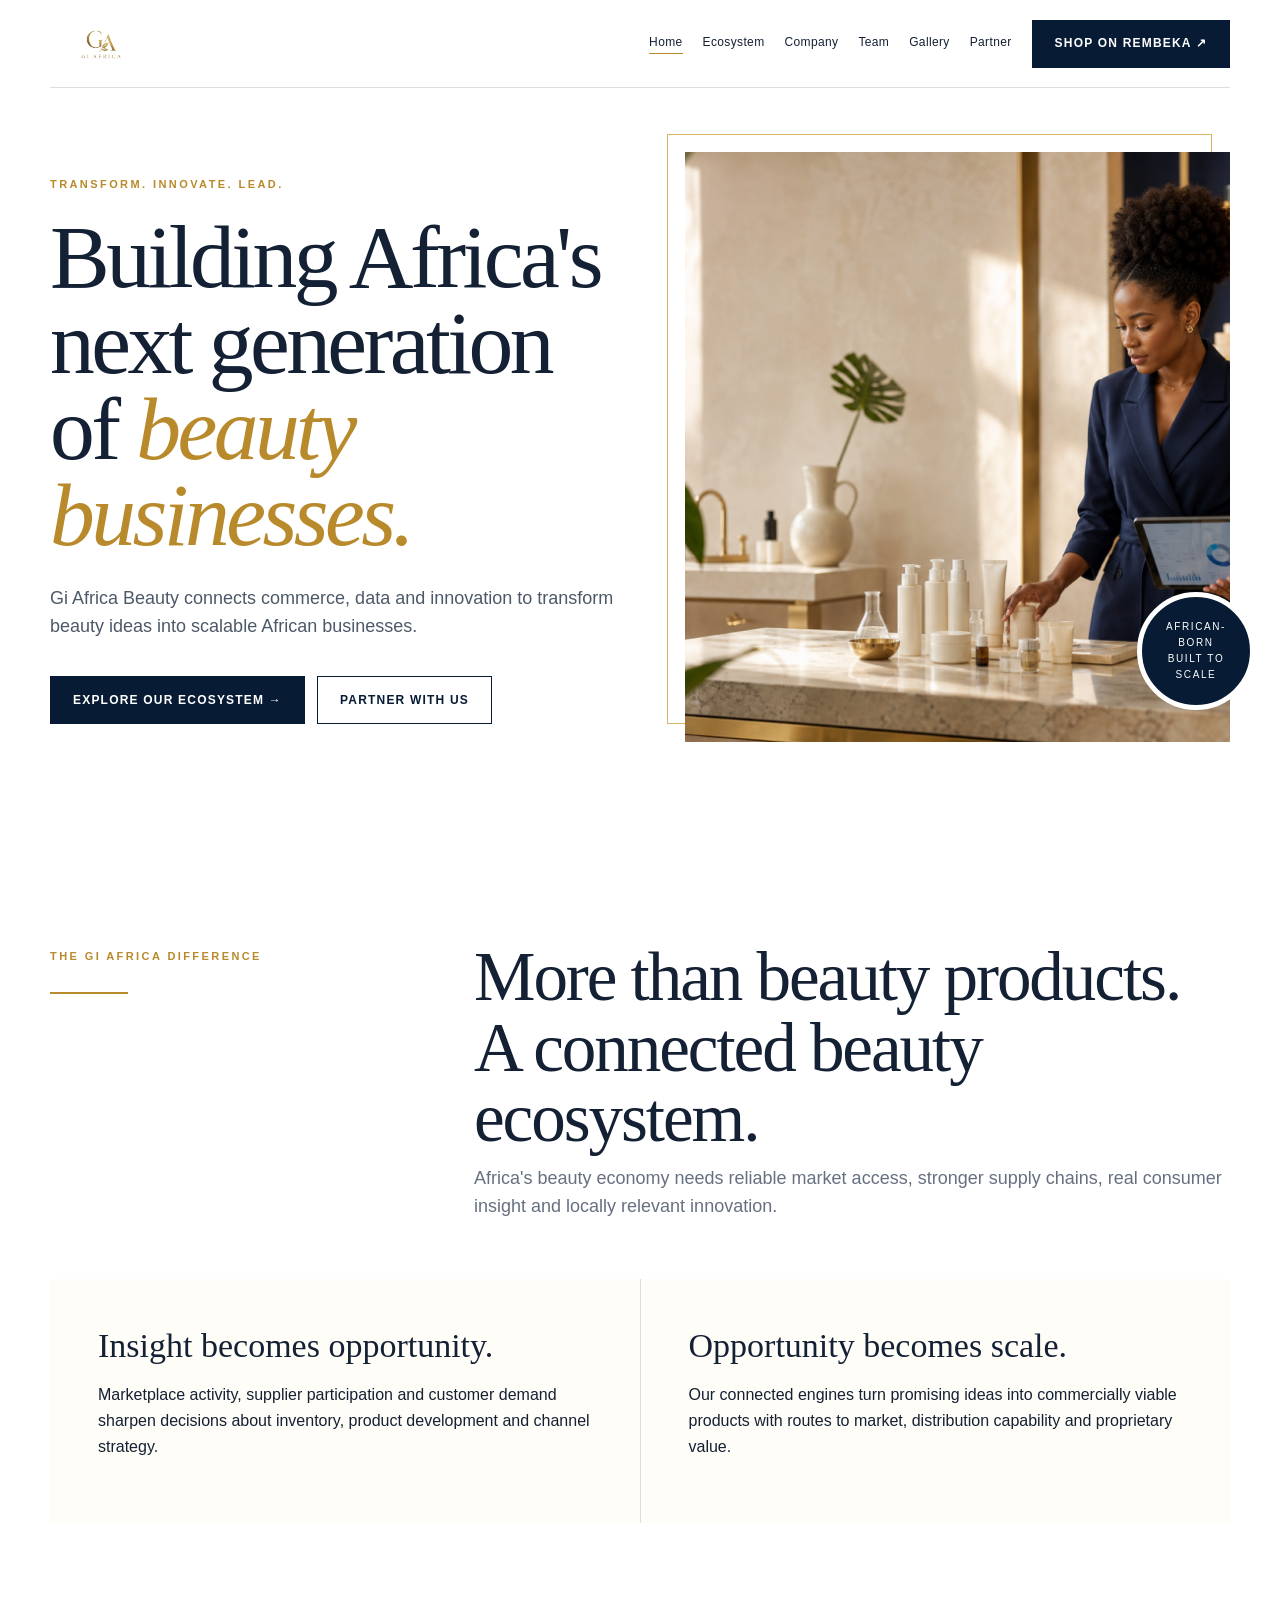
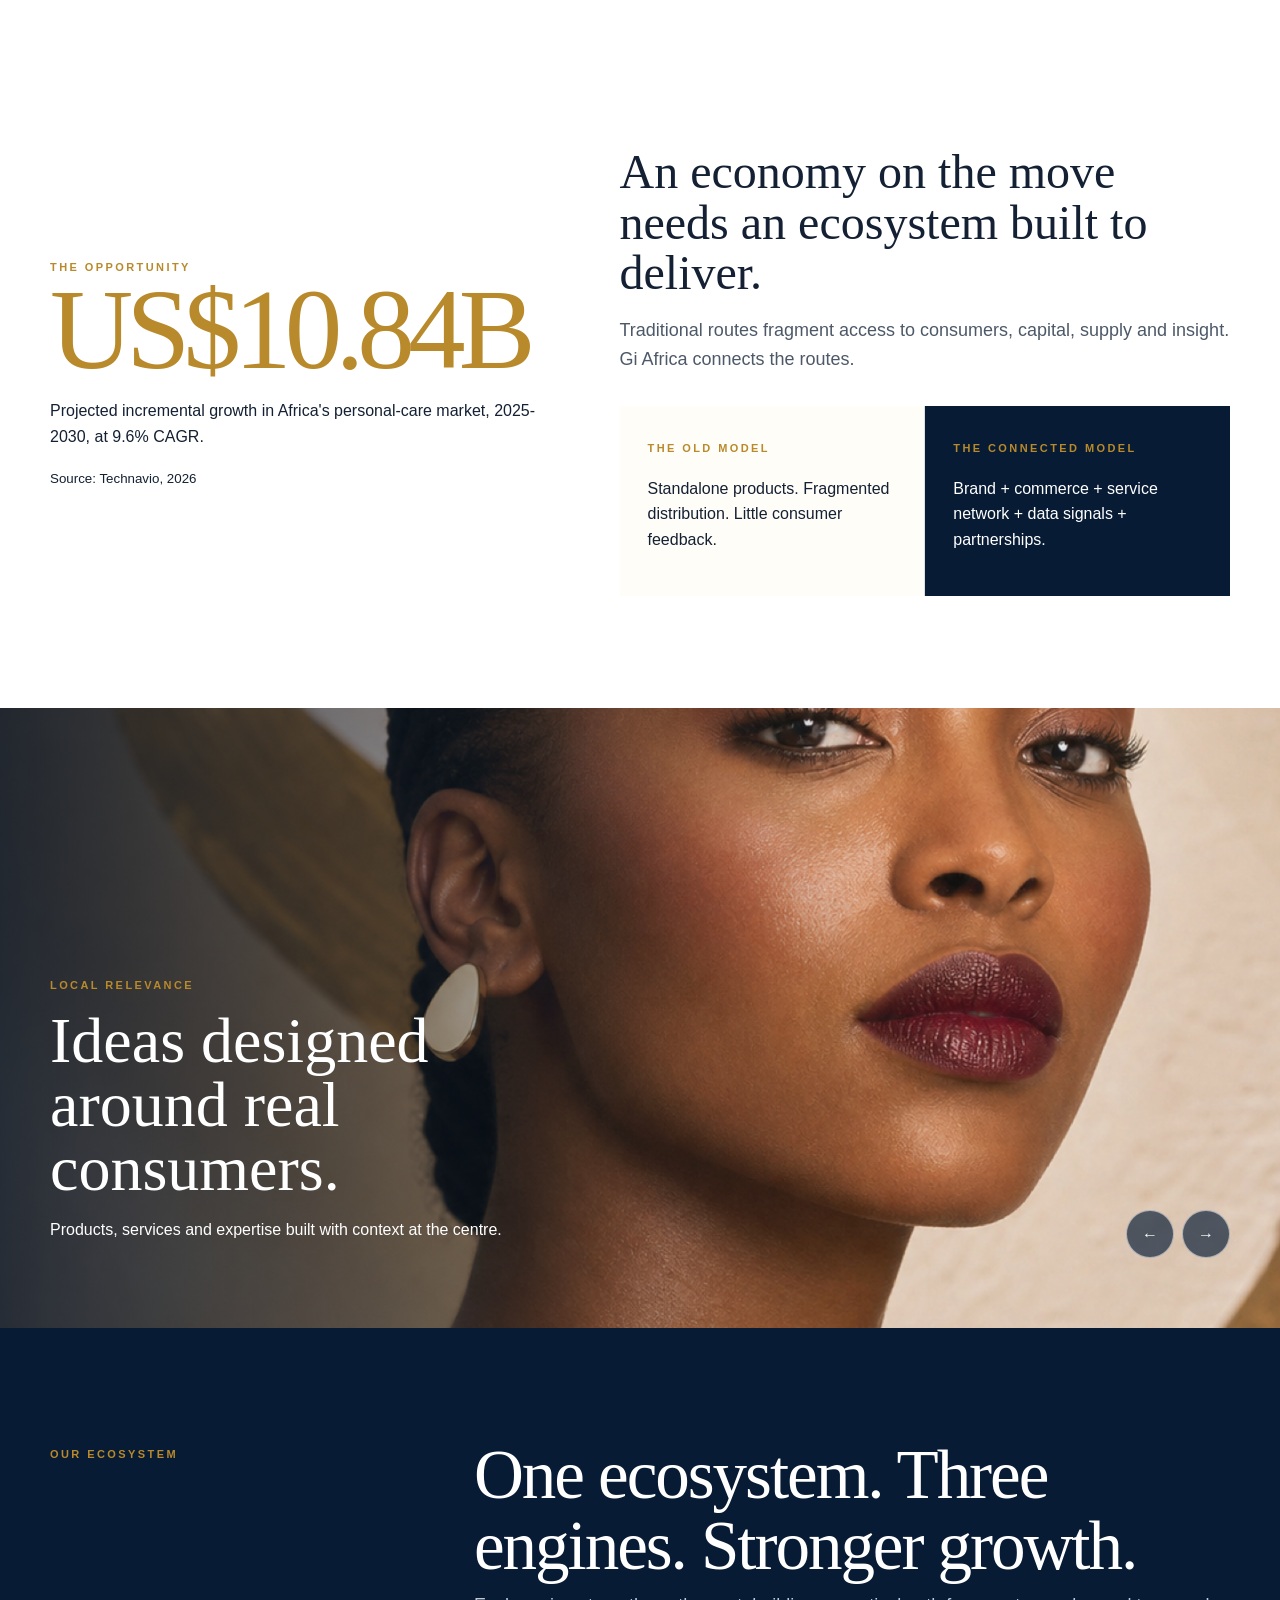
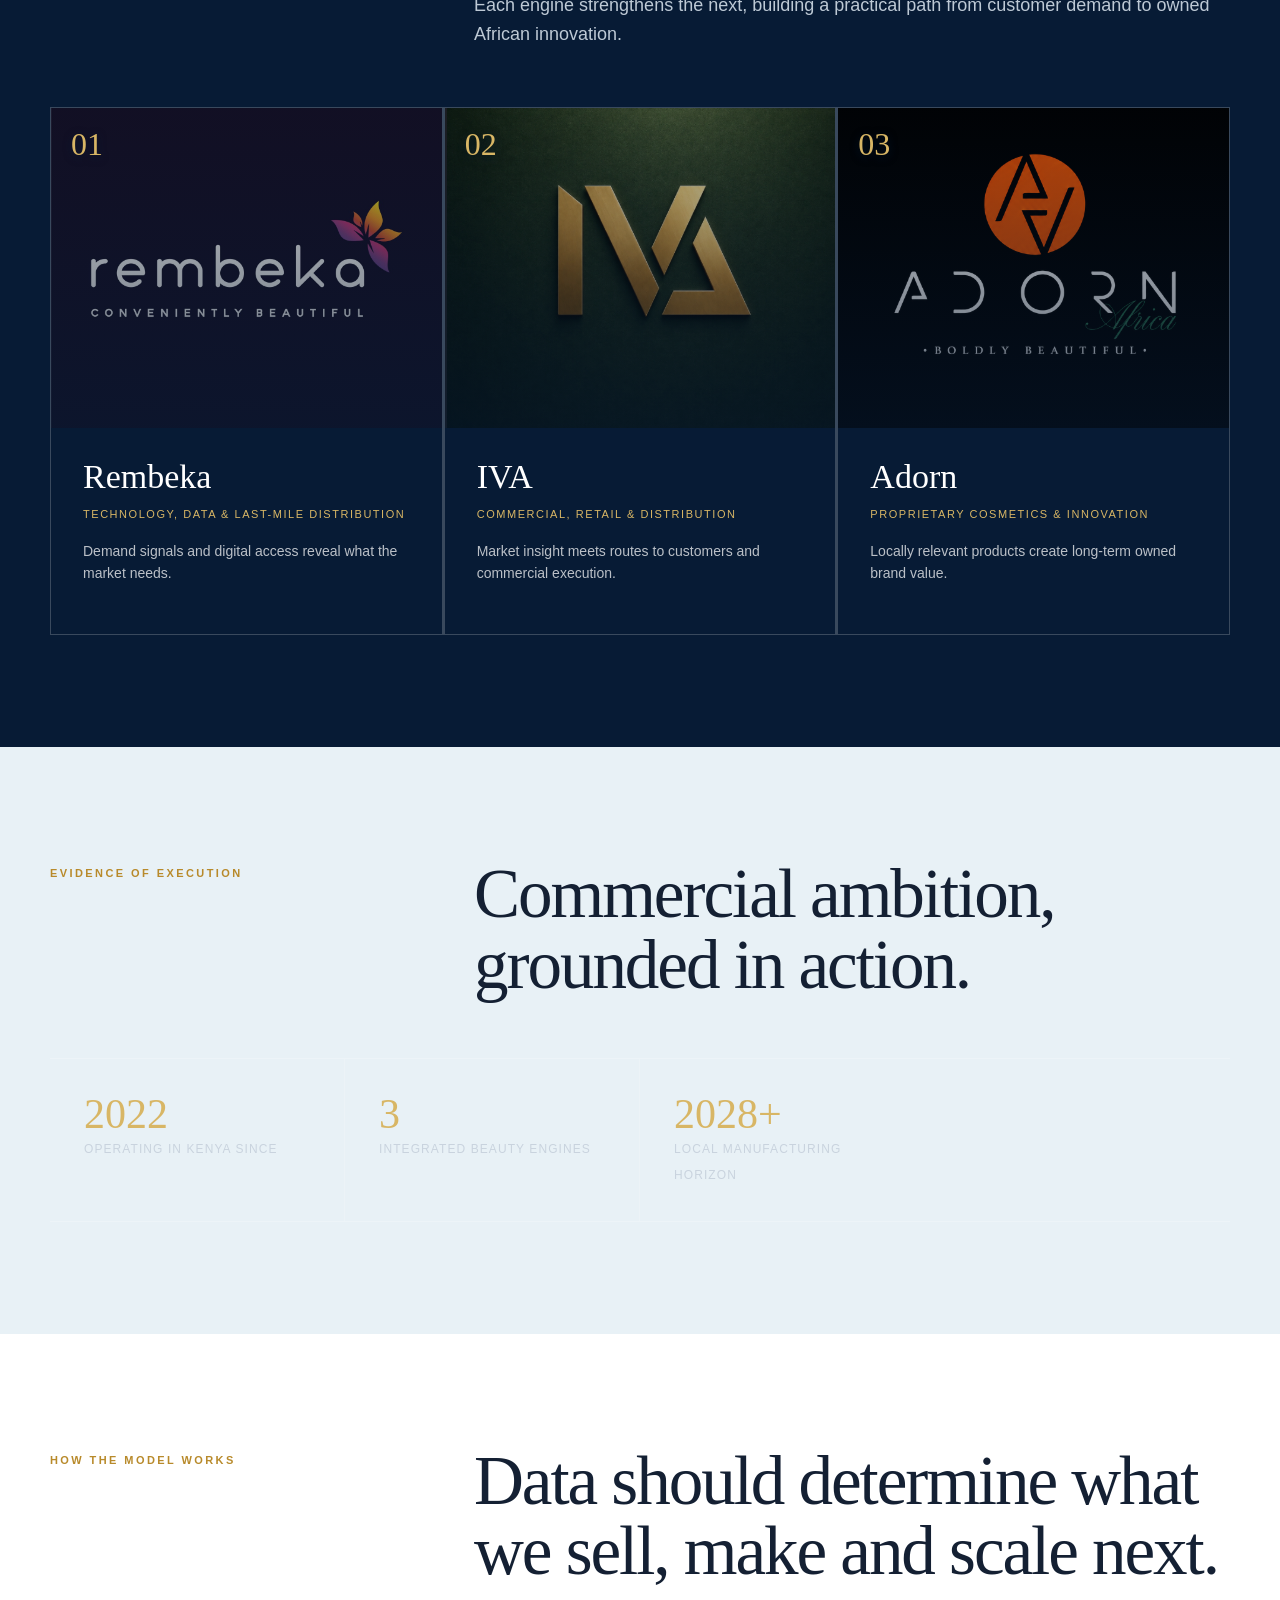
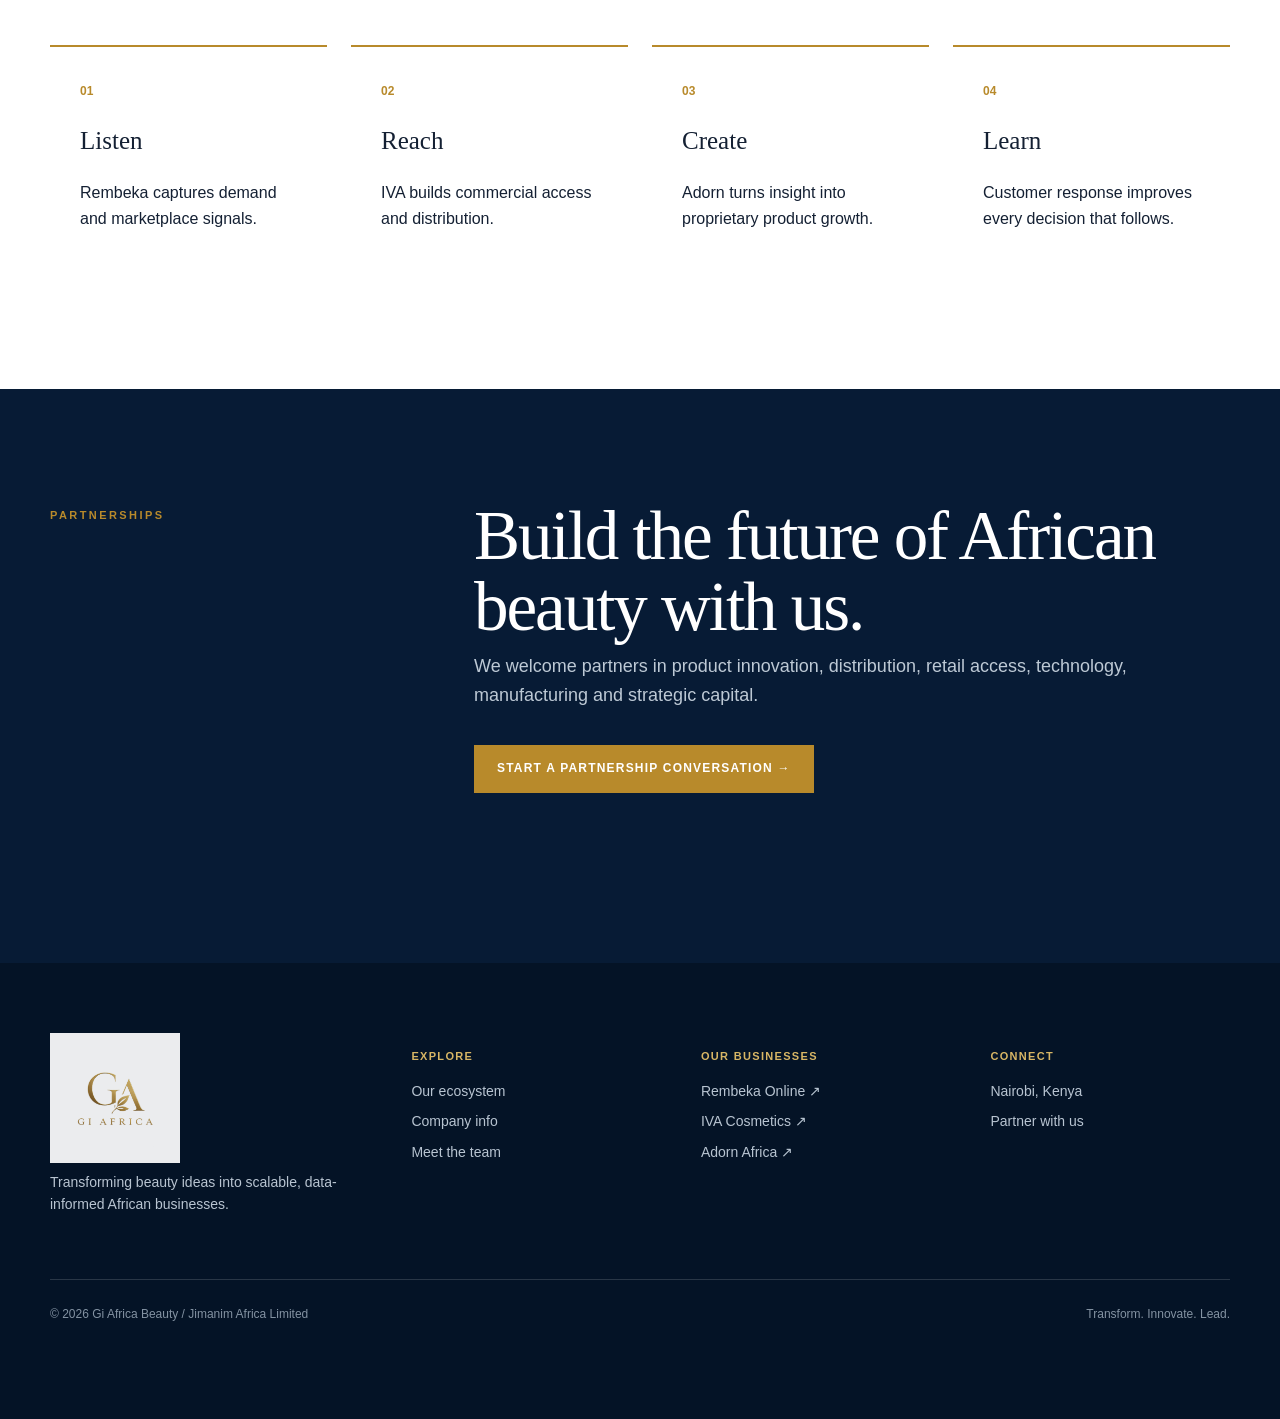
<file: index.html>
<!doctype html>
<html lang="en">
<head>
  <meta charset="utf-8">
  <meta name="viewport" content="width=device-width,initial-scale=1">
  <meta name="description" content="G-AFRICA Beauty builds Africa's next generation of beauty businesses through commerce, data, innovation and strategic partnerships.">
  <title>G-AFRICA Beauty | Transform. Innovate. Lead.</title>
  <link rel="icon" type="image/png" href="assets/favicon.svg">
  <link rel="stylesheet" href="styles.css">
</head>
<body>
  <header class="shell nav">
    <a class="brand" href="index.html" aria-label="Gi Africa Beauty home"><img src="assets/gi-africa-logo.png" alt="Gi Africa Beauty"></a>
    <button class="menu" aria-label="Open menu" aria-expanded="false">☰</button>
    <nav class="navlinks">
      <a class="active" href="index.html">Home</a>
      <a href="ecosystem.html">Ecosystem</a>
      <a href="info.html">Company</a>
      <a href="team.html">Team</a>
      <a href="gallery.html">Gallery</a>
      <a href="partner.html">Partner</a>
      <a class="button" href="https://rembekaonline.com" target="_blank" rel="noopener">Shop on Rembeka ↗</a>
    </nav>
  </header>

  <main>
    <section class="shell hero">
      <div class="hero-copy">
        <span class="eyebrow">Transform. Innovate. Lead.</span>
        <h1 class="display">Building Africa's next generation of <em>beauty businesses.</em></h1>
        <p class="lead">G-AFRICA Beauty connects commerce, data and innovation to transform beauty ideas into scalable African businesses.</p>
        <div class="actions">
          <a class="button" href="ecosystem.html">Explore our ecosystem →</a>
          <a class="button ghost" href="partner.html">Partner with us</a>
        </div>
      </div>
      <div class="hero-media">
        <img src="assets/hero-studio.png" alt="African beauty entrepreneur developing products with data insights">
        <div class="stamp">African-born<br>Built to scale</div>
      </div>
    </section>

    <section class="section">
      <div class="shell">
        <div class="section-head reveal">
          <div>
            <span class="eyebrow">The G-AFRICA difference</span>
            <div class="gold-rule"></div>
          </div>
          <div>
            <h2>More than beauty products. A connected beauty ecosystem.</h2>
            <p>Africa's beauty economy needs reliable market access, stronger supply chains, real consumer insight and locally relevant innovation.</p>
          </div>
        </div>
        <div class="difference reveal">
          <div>
            <h3>Insight becomes opportunity.</h3>
            <p>Marketplace activity, supplier participation and customer demand sharpen decisions about inventory, product development and channel strategy.</p>
          </div>
          <div>
            <h3>Opportunity becomes scale.</h3>
            <p>Our connected engines turn promising ideas into commercially viable products with routes to market, distribution capability and proprietary value.</p>
          </div>
        </div>
      </div>
    </section>

    <section class="section">
      <div class="shell opportunity reveal">
        <div>
          <span class="eyebrow">The opportunity</span>
          <div class="market-number">US$10.84B</div>
          <p>Projected incremental growth in Africa's personal-care market, 2025-2030, at 9.6% CAGR.</p>
          <small>Source: Technavio, 2026</small>
        </div>
        <div>
          <h2 style="font:normal 48px/1.05 var(--serif);margin:0">An economy on the move needs an ecosystem built to deliver.</h2>
          <p class="lead">Traditional routes fragment access to consumers, capital, supply and insight. Gi Africa connects the routes.</p>
          <div class="model-compare">
            <div>
              <span class="eyebrow">The old model</span>
              <p>Standalone products. Fragmented distribution. Little consumer feedback.</p>
            </div>
            <div class="connected">
              <span class="eyebrow">The connected model</span>
              <p>Brand + commerce + service network + data signals + partnerships.</p>
            </div>
          </div>
        </div>
      </div>
    </section>

    <section class="visual-strip">
      <div class="slides">
        <article class="slide">
          <img src="assets/editorial-cosmetics.png" alt="Contemporary African cosmetics editorial">
          <div class="slide-copy">
            <span class="eyebrow">Local relevance</span>
            <h2>Ideas designed around real consumers.</h2>
            <p>Products, services and expertise built with context at the centre.</p>
          </div>
        </article>
        <article class="slide">
          <img src="assets/salon-commerce.png" alt="Connected salon commerce community">
          <div class="slide-copy">
            <span class="eyebrow">Commerce + community</span>
            <h2>Discovery becomes trusted access.</h2>
            <p>A connected network makes products, services and professionals easier to find.</p>
          </div>
        </article>
        <article class="slide">
          <img src="assets/product-innovation.png" alt="Locally relevant cosmetics innovation">
          <div class="slide-copy">
            <span class="eyebrow">Proprietary innovation</span>
            <h2>Insight becomes brand value.</h2>
            <p>Market signals guide what to develop, launch and scale next.</p>
          </div>
        </article>
      </div>
      <div class="slider-controls">
        <button class="round" data-prev aria-label="Previous slide">←</button>
        <button class="round" data-next aria-label="Next slide">→</button>
      </div>
    </section>

    <section class="section dark">
      <div class="shell">
        <div class="section-head reveal">
          <div><span class="eyebrow">Our ecosystem</span></div>
          <div>
            <h2>One ecosystem. Three engines. Stronger growth.</h2>
            <p>Each engine strengthens the next, building a practical path from customer demand to owned African innovation.</p>
          </div>
        </div>
        <div class="engines reveal">
          <a class="engine" href="ecosystem.html#rembeka">
            <div class="engine-media">
              <img src="assets/Rembeka.jpg" alt="Rembeka digital marketplace and last-mile distribution">
              <span class="num">01</span>
            </div>
            <div class="engine-info">
              <h3>Rembeka</h3>
              <span class="role">Technology, data & last-mile distribution</span>
              <p>Demand signals and digital access reveal what the market needs.</p>
            </div>
          </a>
          <a class="engine" href="ecosystem.html#iva">
            <div class="engine-media">
              <img src="assets/IVA.jpg" alt="IVA commercial, retail and distribution execution">
              <span class="num">02</span>
            </div>
            <div class="engine-info">
              <h3>IVA</h3>
              <span class="role">Commercial, retail & distribution</span>
              <p>Market insight meets routes to customers and commercial execution.</p>
            </div>
          </a>
          <a class="engine" href="ecosystem.html#adorn">
            <div class="engine-media">
              <img src="assets/Adorn.png" alt="Adorn proprietary cosmetics and innovation">
              <span class="num">03</span>
            </div>
            <div class="engine-info">
              <h3>Adorn</h3>
              <span class="role">Proprietary cosmetics & innovation</span>
              <p>Locally relevant products create long-term owned brand value.</p>
            </div>
          </a>
        </div>
      </div>
    </section>

    <section class="section blue">
      <div class="shell">
        <div class="section-head reveal">
          <div><span class="eyebrow">Evidence of execution</span></div>
          <div><h2>Commercial ambition, grounded in action.</h2></div>
        </div>
        <div class="stats reveal">
          <div class="stat"><strong>2022</strong><span>Operating in Kenya since</span></div>
          <div class="stat"><strong>3</strong><span>Integrated beauty engines</span></div>
          <!-- <div class="stat"><strong>36%</strong><span>Co-founder ownership in Rembeka</span></div> -->
          <div class="stat"><strong>2028+</strong><span>Local manufacturing horizon</span></div>
        </div>
      </div>
    </section>

    <section class="section">
      <div class="shell">
        <div class="section-head reveal">
          <div><span class="eyebrow">How the model works</span></div>
          <div><h2>Data should determine what we sell, make and scale next.</h2></div>
        </div>
        <div class="flow reveal">
          <div class="flow-step"><h3>Listen</h3><p>Rembeka captures demand and marketplace signals.</p></div>
          <div class="flow-step"><h3>Reach</h3><p>IVA builds commercial access and distribution.</p></div>
          <div class="flow-step"><h3>Create</h3><p>Adorn turns insight into proprietary product growth.</p></div>
          <div class="flow-step"><h3>Learn</h3><p>Customer response improves every decision that follows.</p></div>
        </div>
      </div>
    </section>

    <section class="section dark">
      <div class="shell section-head reveal">
        <div><span class="eyebrow">Partnerships</span></div>
        <div>
          <h2>Build the future of African beauty with us.</h2>
          <p>We welcome partners in product innovation, distribution, retail access, technology, manufacturing and strategic capital.</p>
          <div class="actions">
            <a class="button" style="background:var(--gold);border-color:var(--gold)" href="partner.html">Start a partnership conversation →</a>
          </div>
        </div>
      </div>
    </section>
  </main>

  <footer class="footer">
    <div class="shell">
      <div class="footer-grid">
        <div>
          <img src="assets/gi-africa-logo.png" alt="G-AFRICA">
          <p>Transforming beauty ideas into scalable, data-informed African businesses.</p>
        </div>
        <div>
          <h4>Explore</h4>
          <a href="ecosystem.html">Our ecosystem</a>
          <a href="info.html">Company info</a>
          <a href="team.html">Meet the team</a>
        </div>
        <div>
          <h4>Our businesses</h4>
          <a href="https://rembekaonline.com" target="_blank" rel="noopener">Rembeka Online ↗</a>
          <a href="https://www.instagram.com/ivaafrica.beauty/" target="_blank" rel="noopener">IVA Cosmetics ↗</a>
          <a href="https://www.instagram.com/adorn.africa/" target="_blank" rel="noopener">Adorn Africa ↗</a>
        </div>
        <div>
          <h4>Connect</h4>
          <p>Nairobi, Kenya</p>
          <a href="partner.html">Partner with us</a>
        </div>
      </div>
      <div class="footer-bottom">
        <span>© 2026 G-AFRICA Beauty / Jimanim Africa Limited</span>
        <span>Transform. Innovate. Lead.</span>
      </div>
    </div>
  </footer>

  <a class="button mobile-shop" href="https://rembekaonline.com" target="_blank" rel="noopener">Shop on Rembeka ↗</a>
  <script src="script.js"></script>
</body>
</html>
</file>
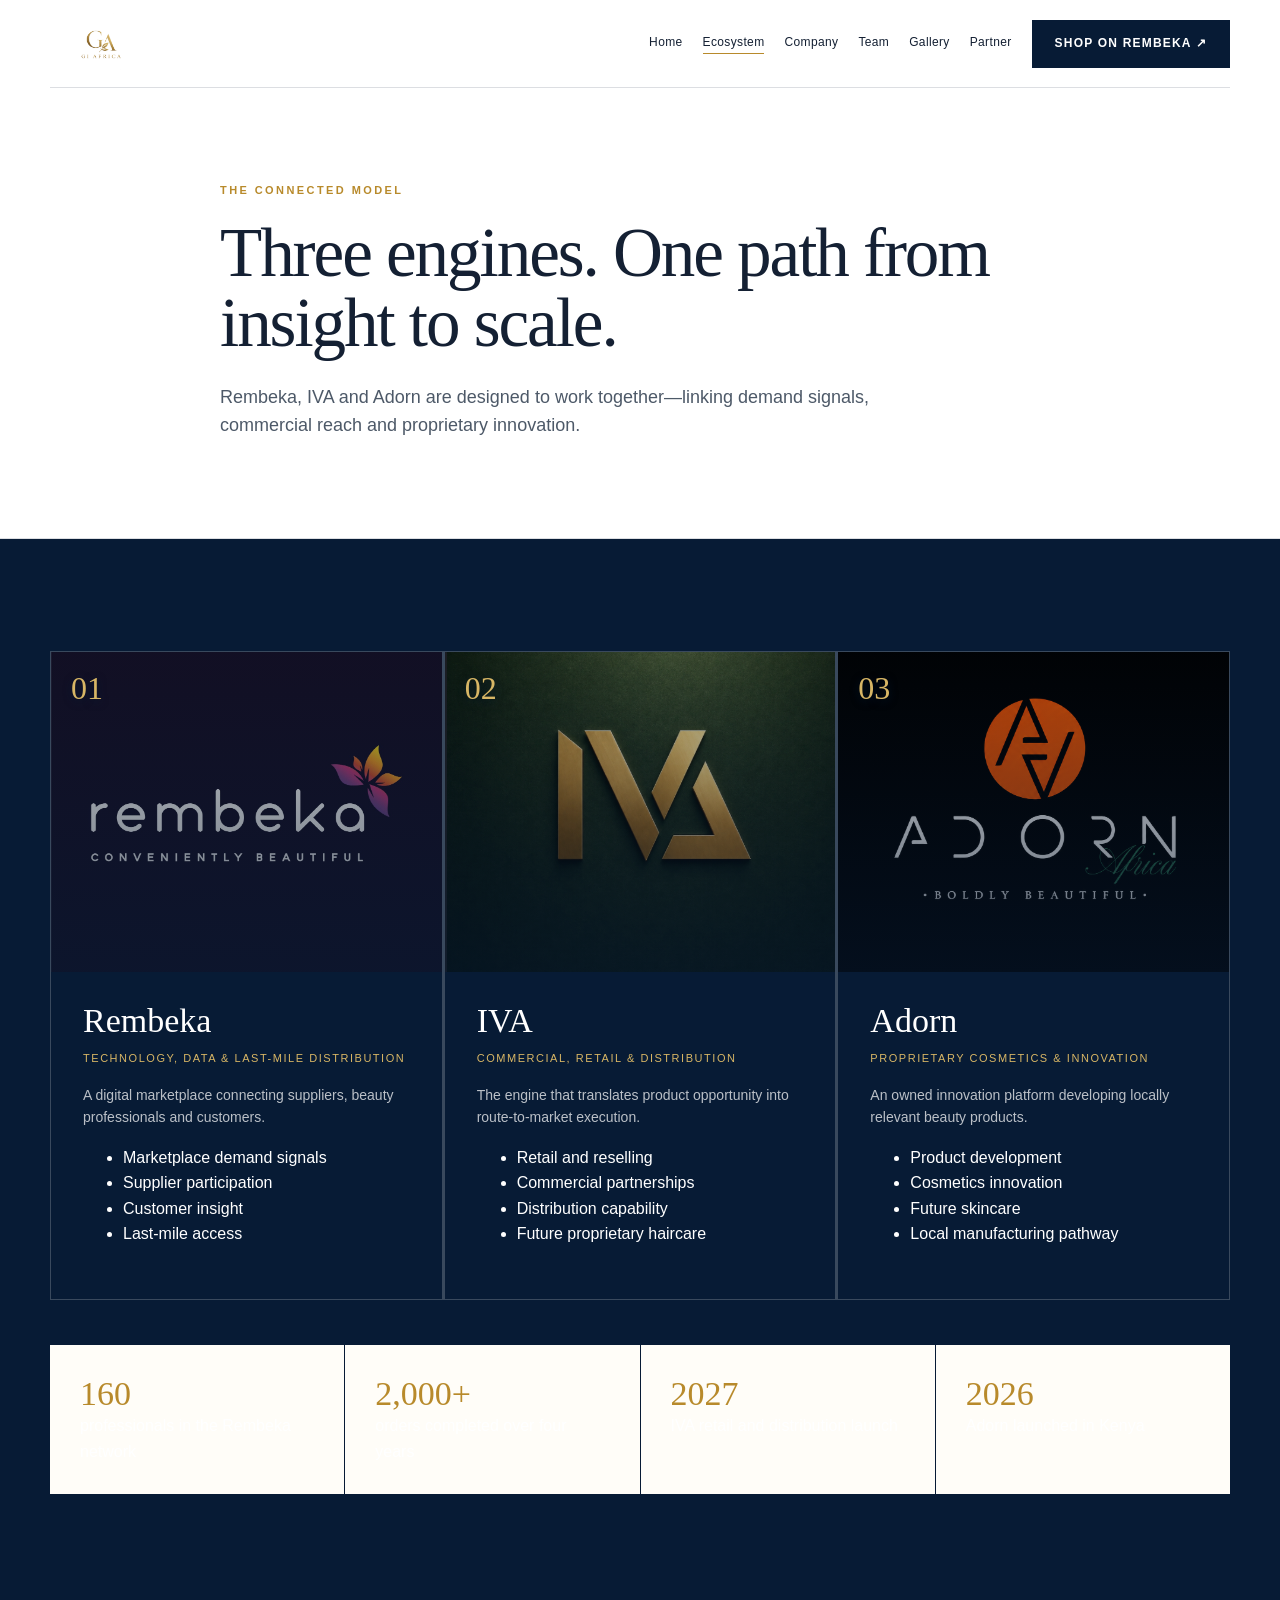
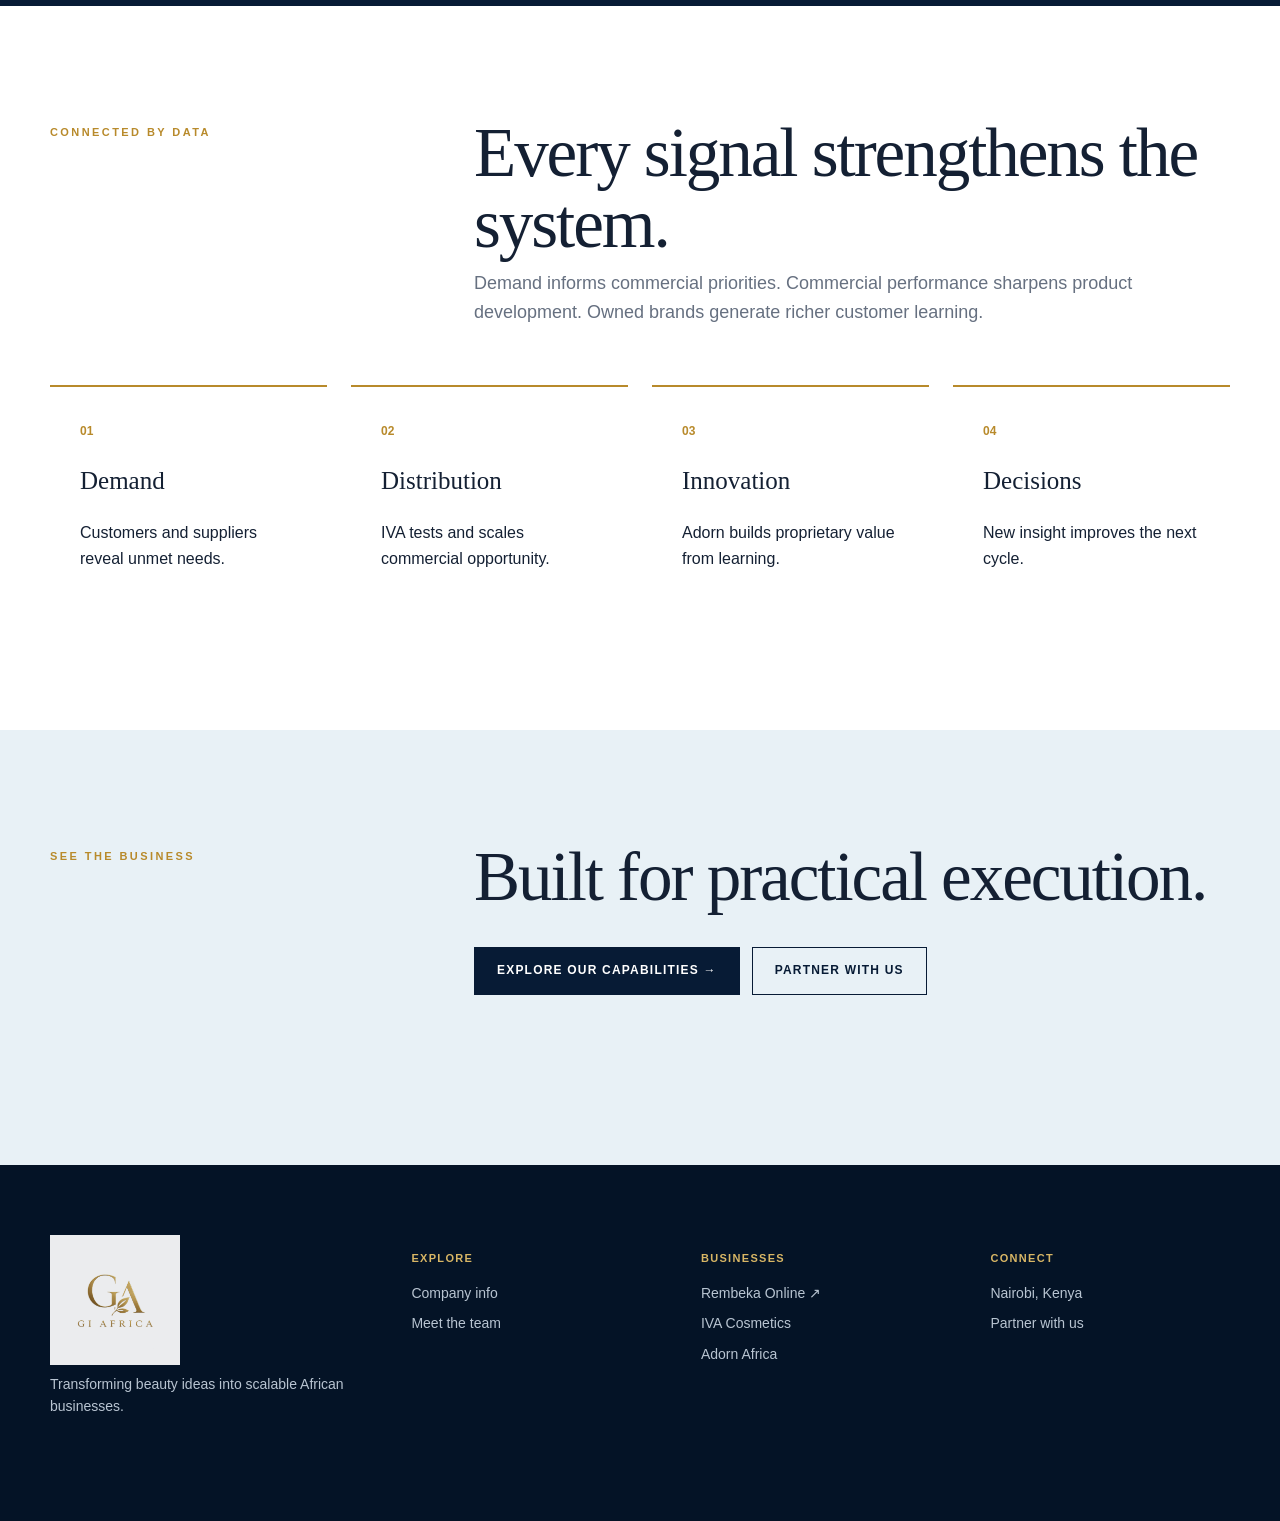
<file: ecosystem.html>
<!doctype html>
<html lang="en">
<head>
  <meta charset="utf-8">
  <meta name="viewport" content="width=device-width,initial-scale=1">
  <title>Our Ecosystem | G-AFRICA Beauty</title>
  <link rel="icon" type="image/png" href="assets/favicon.svg">
  <link rel="stylesheet" href="styles.css">
</head>
<body>
  <header class="shell nav">
    <a class="brand" href="index.html"><img src="assets/gi-africa-logo.png" alt="G-AFRICA Beauty"></a>
    <button class="menu" aria-label="Open menu">☰</button>
    <nav class="navlinks">
      <a href="index.html">Home</a>
      <a class="active" href="ecosystem.html">Ecosystem</a>
      <a href="info.html">Info</a>
      <a href="team.html">Meet the Team</a>
      <a href="partner.html">Partner</a>
      <a class="button" href="https://rembekaonline.com" target="_blank">Shop on Rembeka ↗</a>
    </nav>
  </header>

  <main>
    <section class="page-hero">
      <div class="shell inner">
        <span class="eyebrow">The connected model</span>
        <h1>Three engines. One path from insight to scale.</h1>
        <p class="lead">Rembeka, IVA and Adorn are designed to work together—linking demand signals, commercial reach and proprietary innovation.</p>
      </div>
    </section>

    <section class="section dark">
      <div class="shell">
        <div class="engines">
          <article class="engine" id="rembeka">
            <div class="engine-media">
              <img src="assets/Rembeka.jpg" alt="Rembeka digital marketplace and last-mile distribution">
              <span class="num">01</span>
            </div>
            <div class="engine-info">
              <h3>Rembeka</h3>
              <span class="role">Technology, data & last-mile distribution</span>
              <p>A digital marketplace connecting suppliers, beauty professionals and customers.</p>
              <ul>
                <li>Marketplace demand signals</li>
                <li>Supplier participation</li>
                <li>Customer insight</li>
                <li>Last-mile access</li>
              </ul>
            </div>
          </article>

          <article class="engine" id="iva">
            <div class="engine-media">
              <img src="assets/IVA.jpg" alt="IVA commercial, retail and distribution execution">
              <span class="num">02</span>
            </div>
            <div class="engine-info">
              <h3>IVA</h3>
              <span class="role">Commercial, retail & distribution</span>
              <p>The engine that translates product opportunity into route-to-market execution.</p>
              <ul>
                <li>Retail and reselling</li>
                <li>Commercial partnerships</li>
                <li>Distribution capability</li>
                <li>Future proprietary haircare</li>
              </ul>
            </div>
          </article>

          <article class="engine" id="adorn">
            <div class="engine-media">
              <img src="assets/Adorn.png" alt="Adorn proprietary cosmetics and innovation">
              <span class="num">03</span>
            </div>
            <div class="engine-info">
              <h3>Adorn</h3>
              <span class="role">Proprietary cosmetics & innovation</span>
              <p>An owned innovation platform developing locally relevant beauty products.</p>
              <ul>
                <li>Product development</li>
                <li>Cosmetics innovation</li>
                <li>Future skincare</li>
                <li>Local manufacturing pathway</li>
              </ul>
            </div>
          </article>
        </div>
      </div>
    </section>

    <section class="section">
      <div class="shell">
        <div class="section-head reveal">
          <div><span class="eyebrow">Connected by data</span></div>
          <div>
            <h2>Every signal strengthens the system.</h2>
            <p>Demand informs commercial priorities. Commercial performance sharpens product development. Owned brands generate richer customer learning.</p>
          </div>
        </div>

        <div class="flow reveal">
          <div class="flow-step">
            <h3>Demand</h3>
            <p>Customers and suppliers reveal unmet needs.</p>
          </div>
          <div class="flow-step">
            <h3>Distribution</h3>
            <p>IVA tests and scales commercial opportunity.</p>
          </div>
          <div class="flow-step">
            <h3>Innovation</h3>
            <p>Adorn builds proprietary value from learning.</p>
          </div>
          <div class="flow-step">
            <h3>Decisions</h3>
            <p>New insight improves the next cycle.</p>
          </div>
        </div>
      </div>
    </section>

    <section class="section blue">
      <div class="shell section-head">
        <div><span class="eyebrow">See the business</span></div>
        <div>
          <h2>Built for practical execution.</h2>
          <div class="actions">
            <a class="button" href="info.html">Explore our capabilities →</a>
            <a class="button ghost" href="partner.html">Partner with us</a>
          </div>
        </div>
      </div>
    </section>
  </main>

  <footer class="footer">
    <div class="shell">
      <div class="footer-grid">
        <div>
          <img src="assets/gi-africa-logo.png" alt="G-AFRICA">
          <p>Transforming beauty ideas into scalable African businesses.</p>
        </div>
        <div>
          <h4>Explore</h4>
          <a href="info.html">Company info</a>
          <a href="team.html">Meet the team</a>
        </div>
        <div>
          <h4>Businesses</h4>
          <a href="https://rembekaonline.com">Rembeka Online ↗</a>
          <a href="https://www.instagram.com/ivaafrica.beauty/">IVA Cosmetics</a>
          <a href="https://www.instagram.com/adorn.africa/">Adorn Africa</a>
        </div>
        <div>
          <h4>Connect</h4>
          <p>Nairobi, Kenya</p>
          <a href="partner.html">Partner with us</a>
        </div>
      </div>
    </div>
  </footer>

  <a class="button mobile-shop" href="https://rembekaonline.com">Shop on Rembeka ↗</a>
  <script src="script.js"></script>
</body>
</html>
</file>
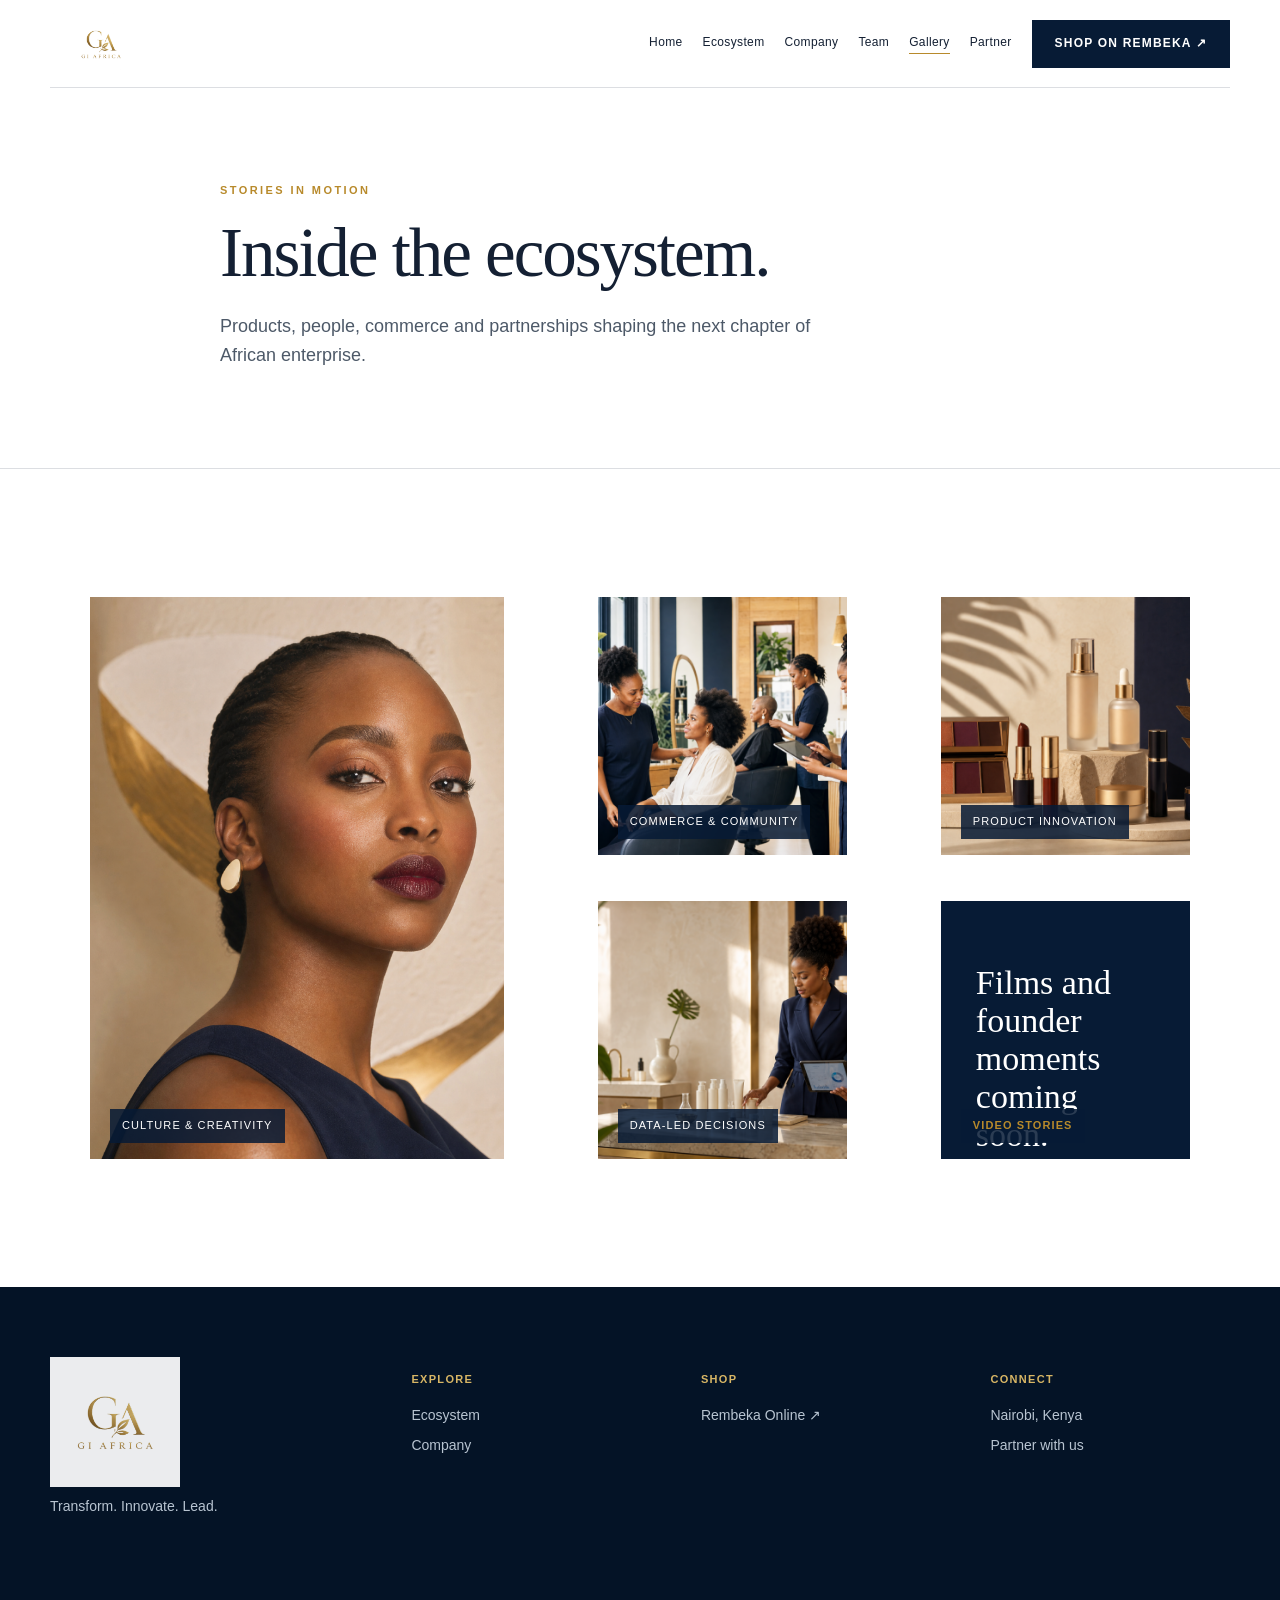
<file: gallery.html>
<!doctype html>
<html lang="en">
<head>
  <meta charset="utf-8">
  <meta name="viewport" content="width=device-width,initial-scale=1">
  <title>Gallery | Gi Africa Beauty</title>
  <link rel="icon" type="image/png" href="assets/favicon.svg">
  <link rel="stylesheet" href="styles.css">
</head>
<body>
  <header class="shell nav">
    <a class="brand" href="index.html"><img src="assets/gi-africa-logo.png" alt="Gi Africa Beauty"></a>
    <button class="menu" aria-label="Open menu">☰</button>
    <nav class="navlinks">
      <a href="index.html">Home</a>
      <a href="ecosystem.html">Ecosystem</a>
      <a href="info.html">Company</a>
      <a href="team.html">Team</a>
      <a class="active" href="gallery.html">Gallery</a>
      <a href="partner.html">Partner</a>
      <a class="button" href="https://rembekaonline.com" target="_blank">Shop on Rembeka ↗</a>
    </nav>
  </header>

  <main>
    <section class="page-hero">
      <div class="shell inner">
        <span class="eyebrow">Stories in motion</span>
        <h1>Inside the ecosystem.</h1>
        <p class="lead">Products, people, commerce and partnerships shaping the next chapter of African enterprise.</p>
      </div>
    </section>

    <section class="section">
      <div class="shell">
        <div class="gallery-grid reveal">
          <figure class="gallery-card">
            <img src="assets/editorial-cosmetics.png" alt="Editorial cosmetics portrait">
            <span>Culture & creativity</span>
          </figure>
          <figure class="gallery-card">
            <img src="assets/salon-commerce.png" alt="Salon professionals and digital commerce">
            <span>Commerce & community</span>
          </figure>
          <figure class="gallery-card">
            <img src="assets/product-innovation.png" alt="Cosmetics product innovation">
            <span>Product innovation</span>
          </figure>
          <figure class="gallery-card">
            <img src="assets/hero-studio.png" alt="Entrepreneur using data to develop products">
            <span>Data-led decisions</span>
          </figure>
          <figure class="gallery-card" style="display:grid;place-items:center;padding:35px">
            <div>
              <span class="eyebrow">Video stories</span>
              <h2 style="font:normal 34px var(--serif)">Films and founder moments coming soon.</h2>
              <p>Campaigns, launches, partner stories and behind-the-scenes work will live here.</p>
            </div>
          </figure>
        </div>
      </div>
    </section>

    <!-- <section class="section blue">
      <div class="shell">
        <div class="section-head">
          <div><span class="eyebrow">Media workspace</span></div>
          <div>
            <h2>Add new photos and videos.</h2>
            <p>Preview media here before it is published. Permanent public uploads will connect to the chosen website hosting and media library.</p>
          </div>
        </div>

        <div class="upload-zone">
          <strong>Select photos or videos to preview</strong>
          <input id="gallery-upload" type="file" accept="image/*,video/*" multiple>
          <p class="form-note">Your selected files remain on this device in the current preview.</p>
          <div class="upload-preview"></div>
        </div>
      </div>
    </section> -->
  </main>

  <footer class="footer">
    <div class="shell footer-grid">
      <div>
        <img src="assets/gi-africa-logo.png" alt="Gi Africa">
        <p>Transform. Innovate. Lead.</p>
      </div>
      <div>
        <h4>Explore</h4>
        <a href="ecosystem.html">Ecosystem</a>
        <a href="info.html">Company</a>
      </div>
      <div>
        <h4>Shop</h4>
        <a href="https://rembekaonline.com">Rembeka Online ↗</a>
      </div>
      <div>
        <h4>Connect</h4>
        <p>Nairobi, Kenya</p>
        <a href="partner.html">Partner with us</a>
      </div>
    </div>
  </footer>

  <a class="button mobile-shop" href="https://rembekaonline.com">Shop on Rembeka ↗</a>
  <script src="script.js"></script>
</body>
</html>
</file>
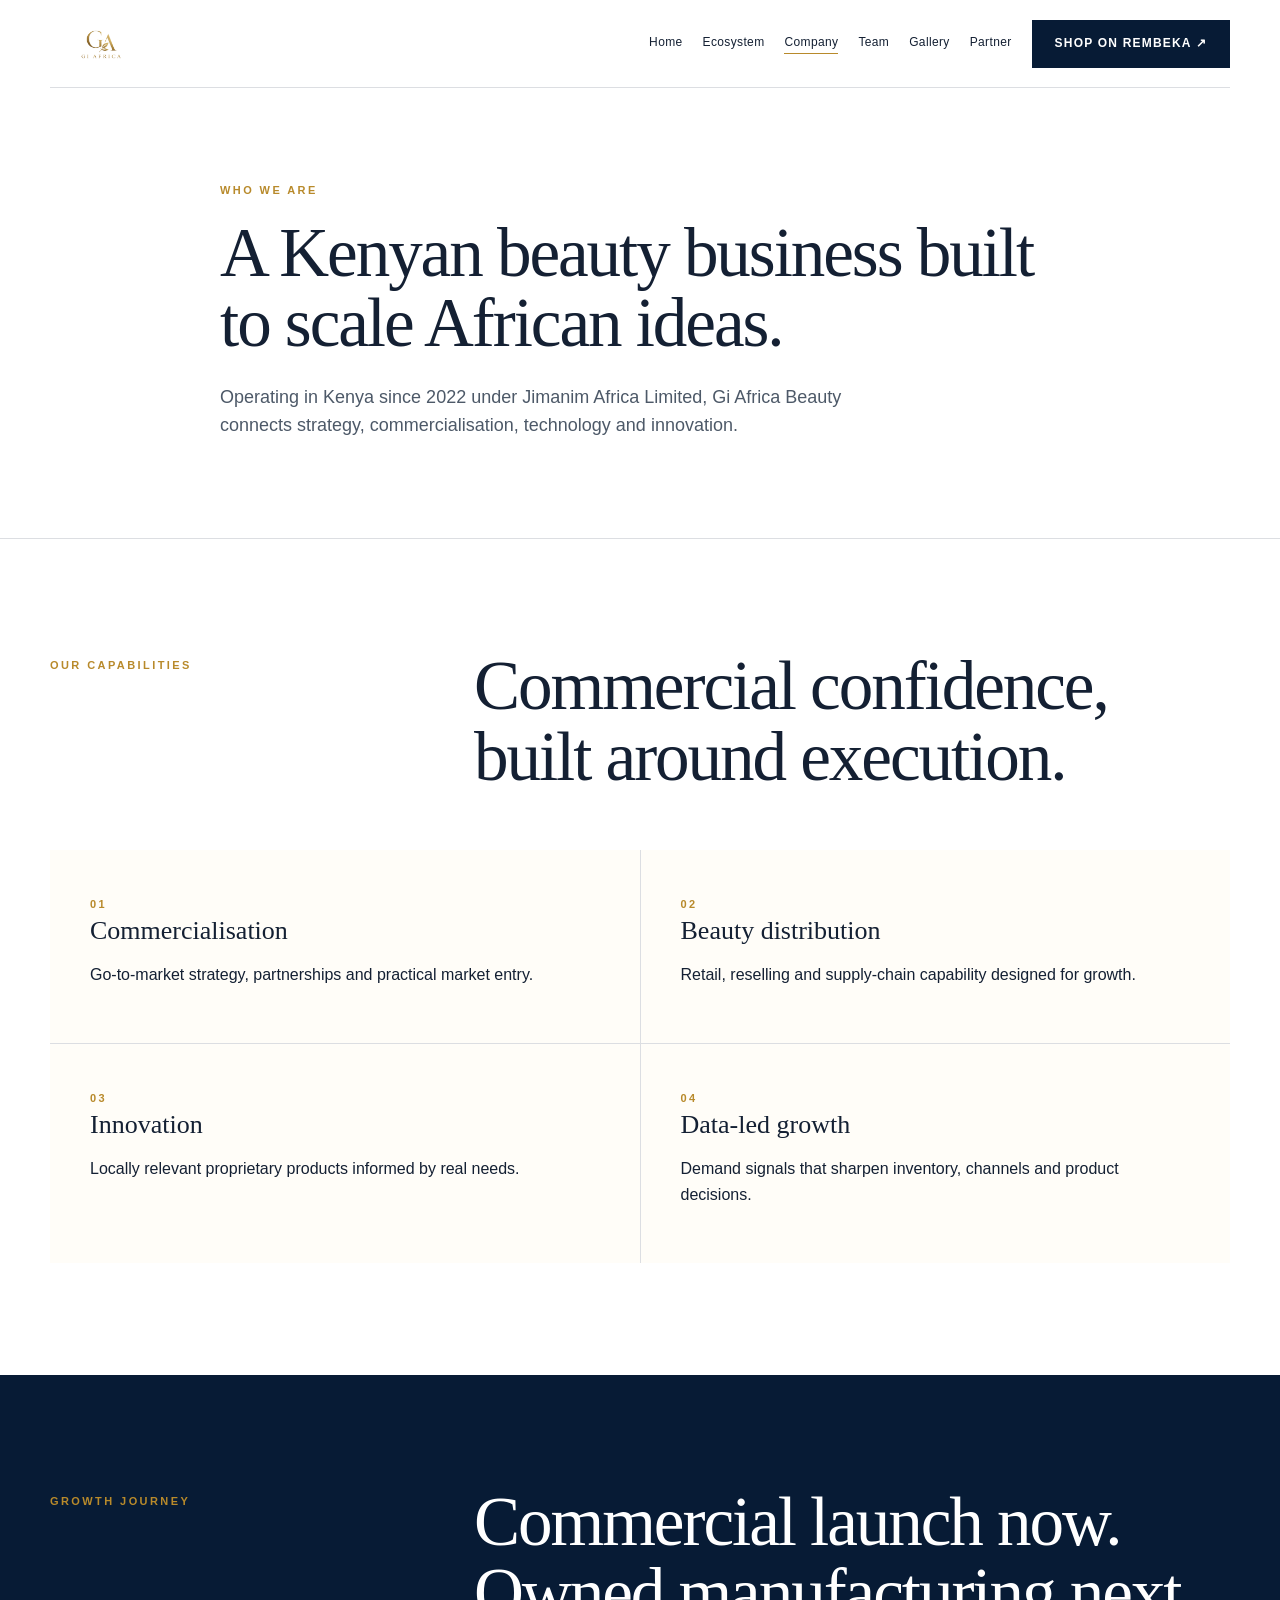
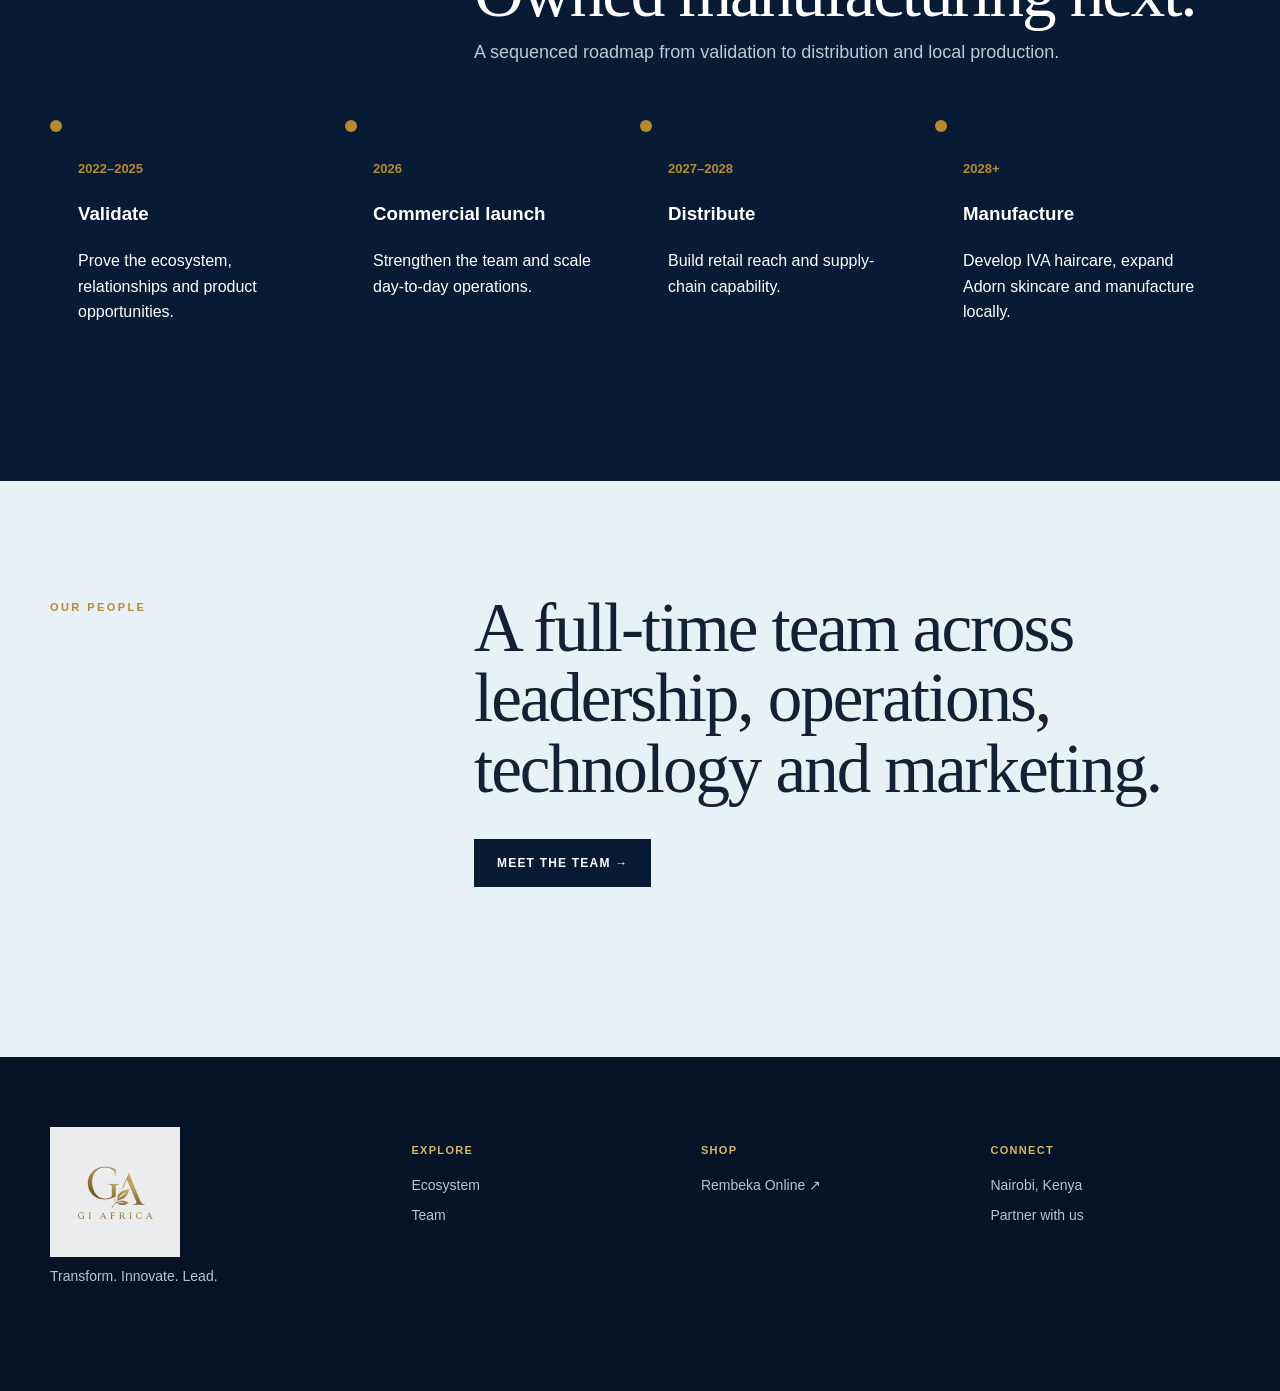
<file: info.html>
<!doctype html>
<html lang="en">
<head>
  <meta charset="utf-8">
  <meta name="viewport" content="width=device-width,initial-scale=1">
  <title>Company Info | G-AFRICA Beauty</title>
  <link rel="icon" type="image/png" href="assets/favicon.svg">
  <link rel="stylesheet" href="styles.css">
</head>
<body>
  <header class="shell nav">
    <a class="brand" href="index.html"><img src="assets/gi-africa-logo.png" alt="G-AFRICA Beauty"></a>
    <button class="menu">☰</button>
    <nav class="navlinks">
      <a href="index.html">Home</a>
      <a href="ecosystem.html">Ecosystem</a>
      <a class="active" href="info.html">Info</a>
      <a href="team.html">Meet the Team</a>
      <a href="partner.html">Partner</a>
      <a class="button" href="https://rembekaonline.com" target="_blank">Shop on Rembeka ↗</a>
    </nav>
  </header>

  <main>
    <section class="page-hero">
      <div class="shell inner">
        <span class="eyebrow">Who we are</span>
        <h1>A Kenyan beauty business built to scale African ideas.</h1>
        <p class="lead">Operating in Kenya since 2022 under Jimanim Africa Limited, G-AFRICA Beauty connects strategy, commercialisation, technology and innovation.</p>
      </div>
    </section>

    <section class="section">
      <div class="shell">
        <div class="section-head reveal">
          <div><span class="eyebrow">Our capabilities</span></div>
          <div><h2>Commercial confidence, built around execution.</h2></div>
        </div>
        <div class="capabilities reveal">
          <article class="capability">
            <span class="eyebrow">01</span>
            <h3>Commercialisation</h3>
            <p>Go-to-market strategy, partnerships and practical market entry.</p>
          </article>
          <article class="capability">
            <span class="eyebrow">02</span>
            <h3>Beauty distribution</h3>
            <p>Retail, reselling and supply-chain capability designed for growth.</p>
          </article>
          <article class="capability">
            <span class="eyebrow">03</span>
            <h3>Innovation</h3>
            <p>Locally relevant proprietary products informed by real needs.</p>
          </article>
          <article class="capability">
            <span class="eyebrow">04</span>
            <h3>Data-led growth</h3>
            <p>Demand signals that sharpen inventory, channels and product decisions.</p>
          </article>
        </div>
      </div>
    </section>

    <section class="section dark">
      <div class="shell">
        <div class="section-head">
          <div><span class="eyebrow">Growth journey</span></div>
          <div>
            <h2>Commercial launch now. Owned manufacturing next.</h2>
            <p>A sequenced roadmap from validation to distribution and local production.</p>
          </div>
        </div>
        <div class="timeline">
          <div class="moment">
            <strong>2022–2025</strong>
            <h3>Validate</h3>
            <p>Prove the ecosystem, relationships and product opportunities.</p>
          </div>
          <div class="moment">
            <strong>2026</strong>
            <h3>Commercial launch</h3>
            <p>Strengthen the team and scale day-to-day operations.</p>
          </div>
          <div class="moment">
            <strong>2027–2028</strong>
            <h3>Distribute</h3>
            <p>Build retail reach and supply-chain capability.</p>
          </div>
          <div class="moment">
            <strong>2028+</strong>
            <h3>Manufacture</h3>
            <p>Develop IVA haircare, expand Adorn skincare and manufacture locally.</p>
          </div>
        </div>
      </div>
    </section>

    <section class="section blue">
      <div class="shell section-head">
        <div><span class="eyebrow">Our people</span></div>
        <div>
          <h2>A full-time team across leadership, operations, technology and marketing.</h2>
          <div class="actions">
            <a class="button" href="team.html">Meet the team →</a>
          </div>
        </div>
      </div>
    </section>
  </main>

  <footer class="footer">
    <div class="shell footer-grid">
      <div>
        <img src="assets/gi-africa-logo.png" alt="G-AFRICA">
        <p>Transform. Innovate. Lead.</p>
      </div>
      <div>
        <h4>Explore</h4>
        <a href="ecosystem.html">Ecosystem</a>
        <a href="team.html">Team</a>
      </div>
      <div>
        <h4>Shop</h4>
        <a href="https://rembekaonline.com">Rembeka Online ↗</a>
      </div>
      <div>
        <h4>Connect</h4>
        <p>Nairobi, Kenya</p>
        <a href="partner.html">Partner with us</a>
      </div>
    </div>
  </footer>

  <a class="button mobile-shop" href="https://rembekaonline.com">Shop on Rembeka ↗</a>
  <script src="script.js"></script>
</body>
</html>
</file>
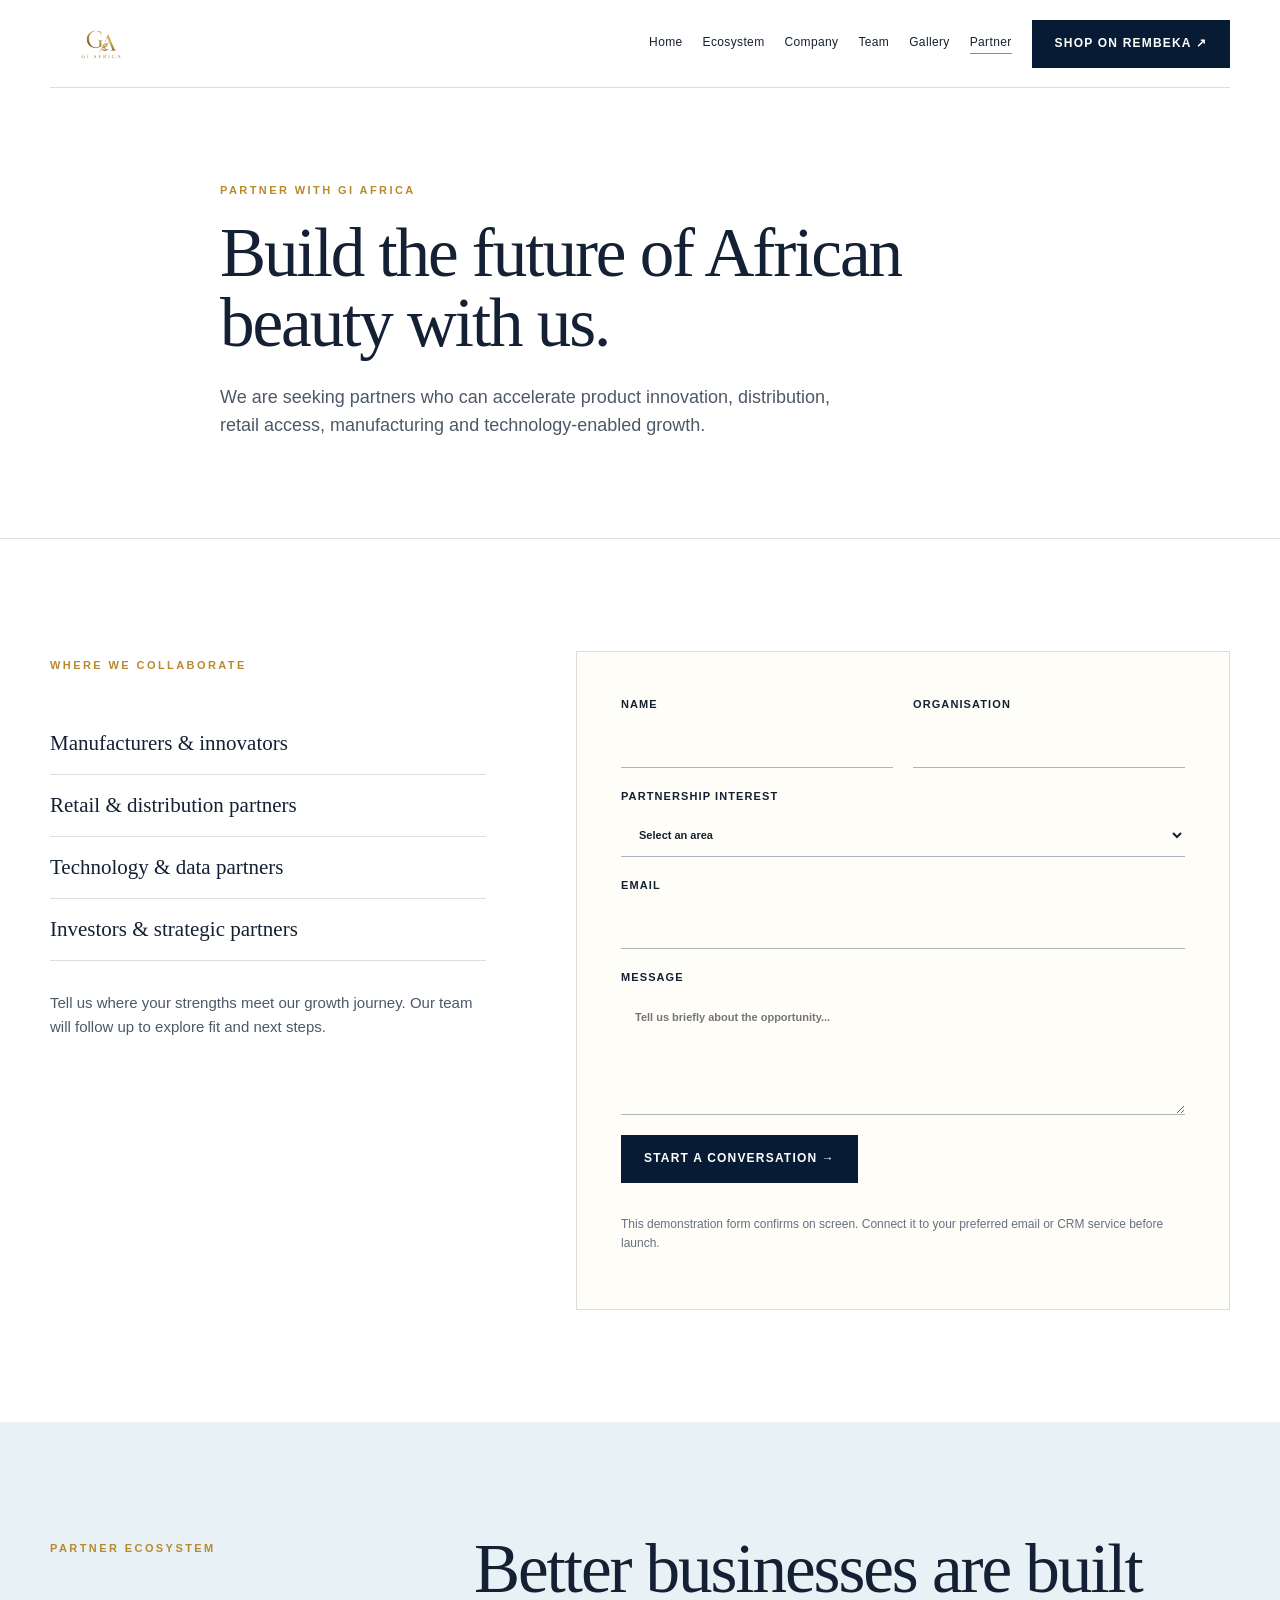
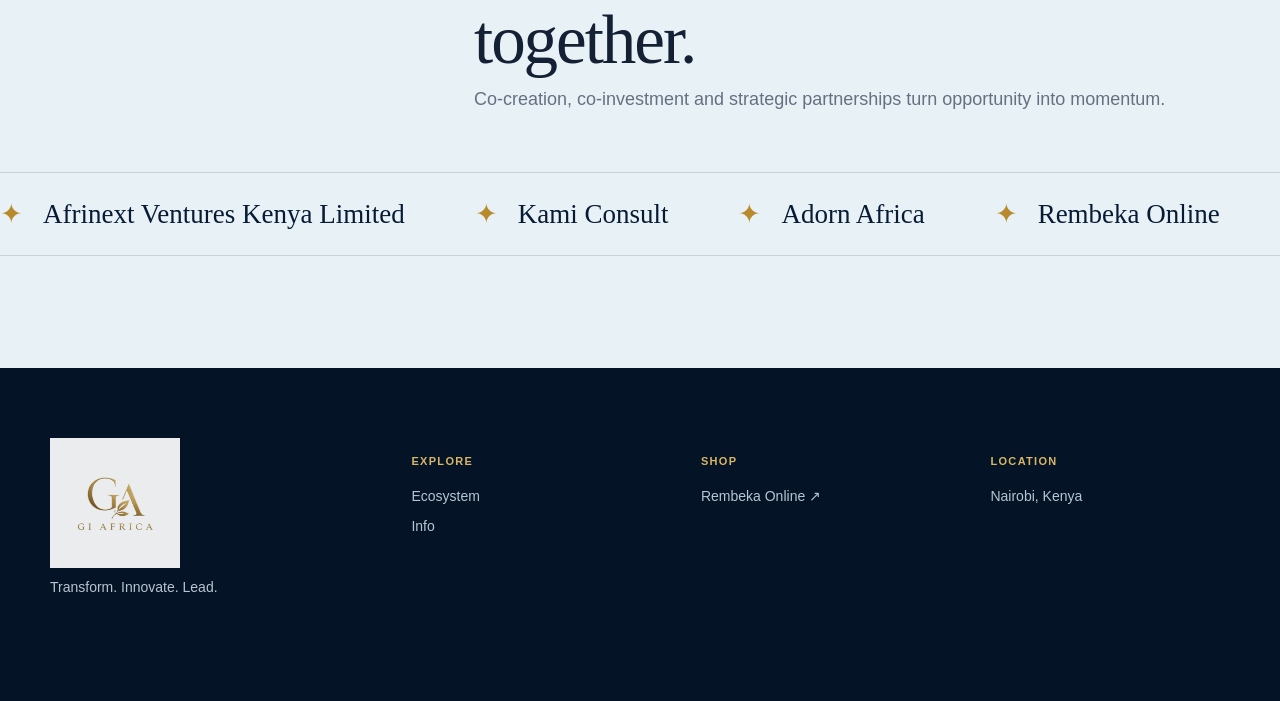
<file: partner.html>
<!doctype html>
<html lang="en">
<head>
  <meta charset="utf-8">
  <meta name="viewport" content="width=device-width,initial-scale=1">
  <title>Partner With Us | G-AFRICA Beauty</title>
  <link rel="icon" type="image/png" href="assets/favicon.svg">
  <link rel="stylesheet" href="styles.css">
</head>
<body>
  <header class="shell nav">
    <a class="brand" href="index.html"><img src="assets/gi-africa-logo.png" alt="G-AFRICA Beauty"></a>
    <button class="menu">☰</button>
    <nav class="navlinks">
      <a href="index.html">Home</a>
      <a href="ecosystem.html">Ecosystem</a>
      <a href="info.html">Info</a>
      <a href="team.html">Meet the Team</a>
      <a class="active" href="partner.html">Partner</a>
      <a class="button" href="https://rembekaonline.com" target="_blank">Shop on Rembeka ↗</a>
    </nav>
  </header>

  <main>
    <section class="page-hero">
      <div class="shell inner">
        <span class="eyebrow">Partner with G-AFRICA</span>
        <h1>Build the future of African beauty with us.</h1>
        <p class="lead">We are seeking partners who can accelerate product innovation, distribution, retail access, manufacturing and technology-enabled growth.</p>
      </div>
    </section>

    <section class="section">
      <div class="shell partner-grid">
        <div class="reveal">
          <span class="eyebrow">Where we collaborate</span>
          <div class="partner-list">
            <div>Manufacturers & innovators</div>
            <div>Retail & distribution partners</div>
            <div>Technology & data partners</div>
            <div>Investors & strategic partners</div>
          </div>
          <p class="lead" style="font-size:15px;margin-top:30px">Tell us where your strengths meet our growth journey. Our team will follow up to explore fit and next steps.</p>
        </div>

        <form id="partner-form" class="reveal" action="https://formspree.io/f/mqerbvbe" method="POST">
          <label>Name<input name="name" required autocomplete="name"></label>
          <label>Organisation<input name="organisation" required autocomplete="organization"></label>
          <label class="full">Partnership interest
            <select name="interest" required>
              <option value="">Select an area</option>
              <option>Manufacturing & product innovation</option>
              <option>Retail & distribution</option>
              <option>Technology & data</option>
              <option>Investment & strategic partnership</option>
              <option>Other</option>
            </select>
          </label>
          <label class="full">Email<input name="email" type="email" required autocomplete="email"></label>
          <label class="full">Message<textarea name="message" required placeholder="Tell us briefly about the opportunity..."></textarea></label>
          <div class="full"><button class="button" type="submit">Start a conversation →</button></div>
          <p class="form-note full">This demonstration form confirms on screen. Connect it to your preferred email or CRM service before launch.</p>
          <p class="success full" role="status">Thank you. Your partnership enquiry is ready for the G-AFRICA team.</p>
        </form>
      </div>
    </section>
  </main>

  <footer class="footer">
    <div class="shell footer-grid">
      <div>
        <img src="assets/gi-africa-logo.png" alt="G-AFRICA">
        <p>Transform. Innovate. Lead.</p>
      </div>
      <div>
        <h4>Explore</h4>
        <a href="ecosystem.html">Ecosystem</a>
        <a href="info.html">Info</a>
      </div>
      <div>
        <h4>Shop</h4>
        <a href="https://rembekaonline.com">Rembeka Online ↗</a>
      </div>
      <div>
        <h4>Location</h4>
        <p>Nairobi, Kenya</p>
      </div>
    </div>
  </footer>

  <a class="button mobile-shop" href="https://rembekaonline.com">Shop on Rembeka ↗</a>
  <script src="script.js"></script>
</body>
</html>
</file>
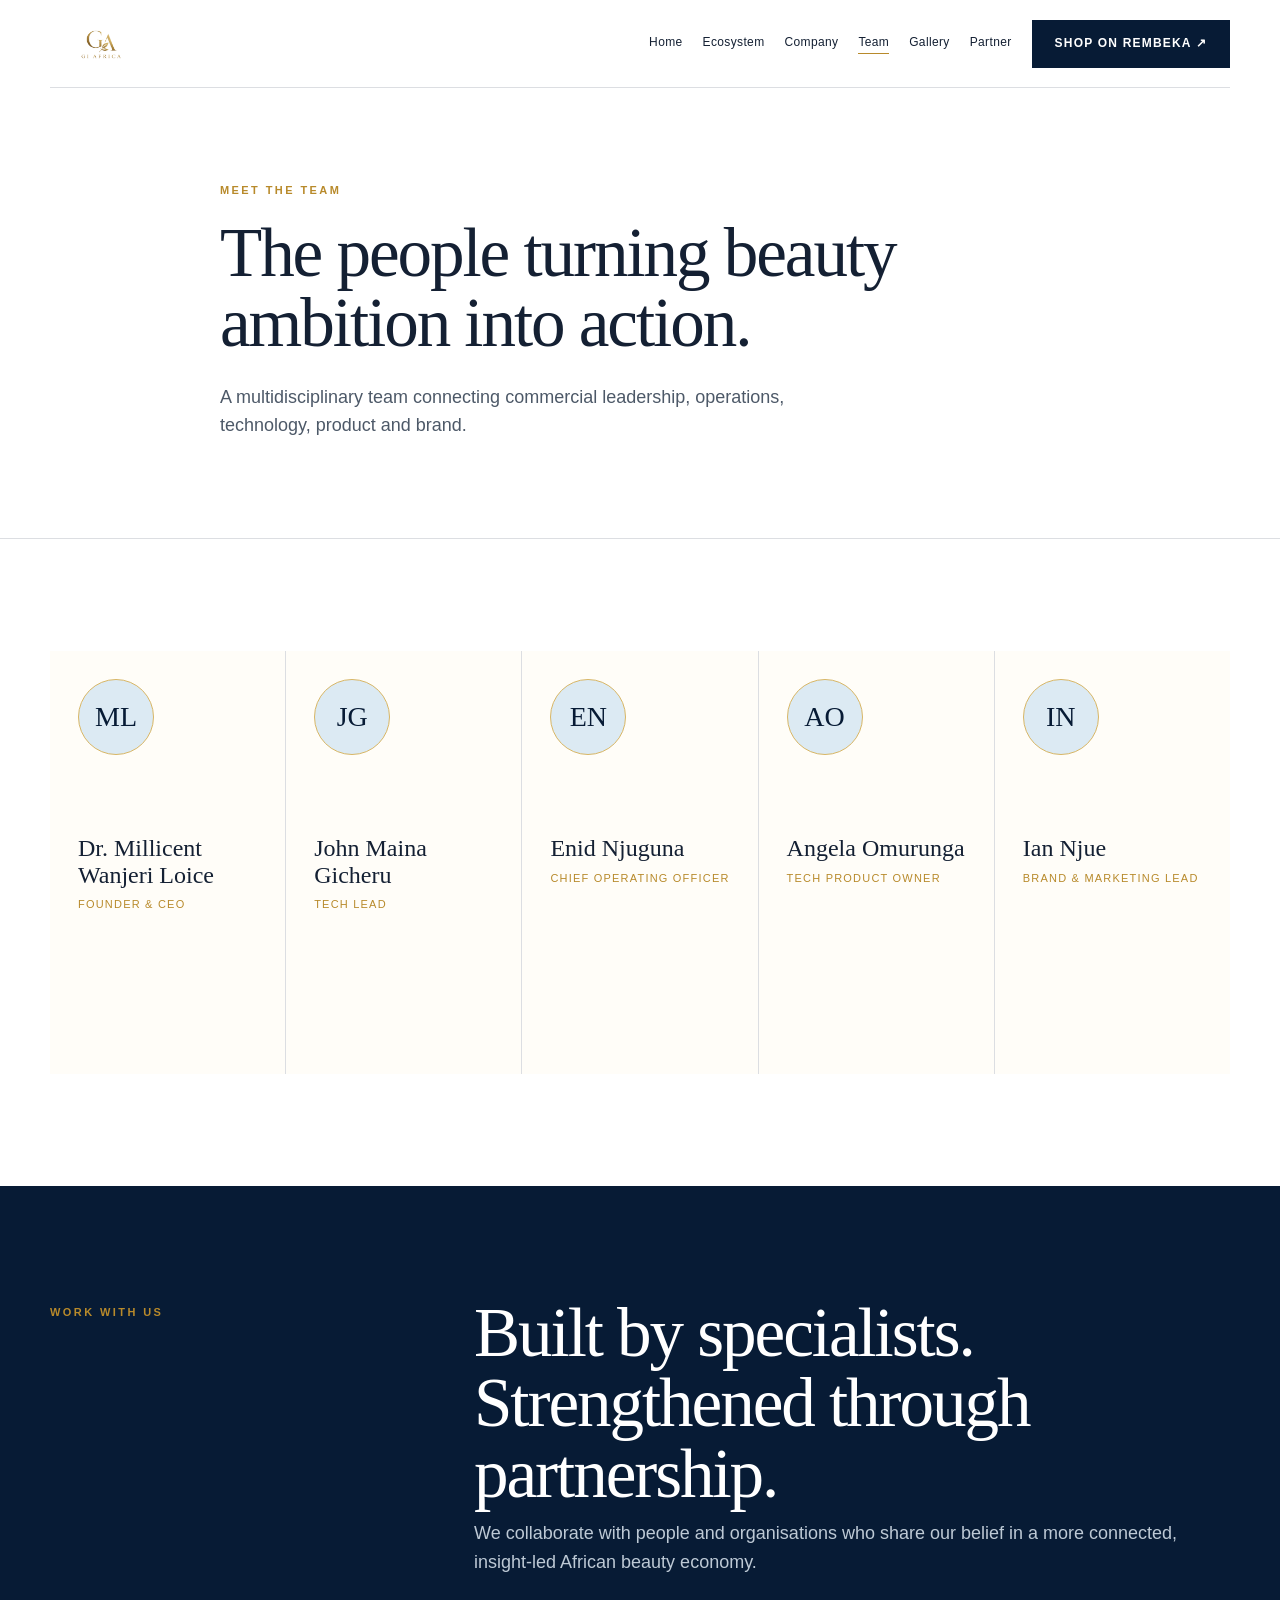
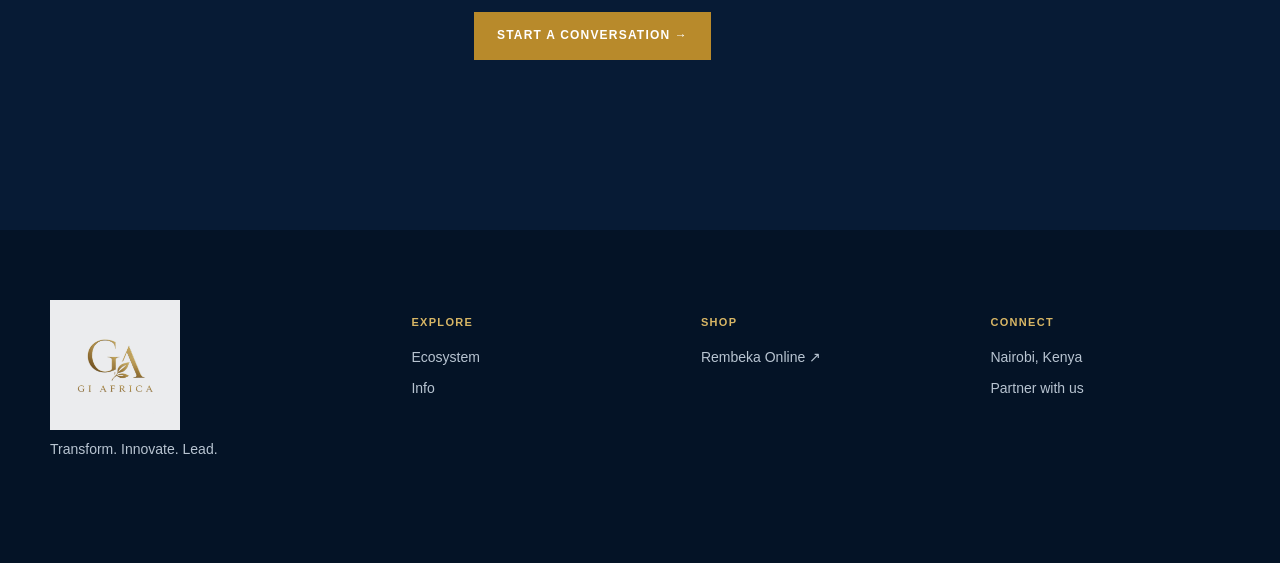
<file: team.html>
<!doctype html>
<html lang="en">
<head>
  <meta charset="utf-8">
  <meta name="viewport" content="width=device-width,initial-scale=1">
  <title>Meet the Team | G-AFRICA Beauty</title>
  <link rel="icon" type="image/png" href="assets/favicon.svg">
  <link rel="stylesheet" href="styles.css">
</head>
<body>
  <header class="shell nav">
    <a class="brand" href="index.html"><img src="assets/gi-africa-logo.png" alt="G-AFRICA Beauty"></a>
    <button class="menu">☰</button>
    <nav class="navlinks">
      <a href="index.html">Home</a>
      <a href="ecosystem.html">Ecosystem</a>
      <a href="info.html">Info</a>
      <a class="active" href="team.html">Meet the Team</a>
      <a href="partner.html">Partner</a>
      <a class="button" href="https://rembekaonline.com" target="_blank">Shop on Rembeka ↗</a>
    </nav>
  </header>

  <main>
    <section class="page-hero">
      <div class="shell inner">
        <span class="eyebrow">Meet the team</span>
        <h1>The people turning beauty ambition into action.</h1>
        <p class="lead">A multidisciplinary team connecting commercial leadership, operations, technology, product and brand.</p>
      </div>
    </section>

    <section class="section">
      <div class="shell">
        <div class="team reveal">
          <article class="person">
            <div class="avatar">ML</div>
            <h3>Dr. Millicent Wanjeri Loice</h3>
            <span class="role">Founder & CEO</span>
            <p class="bio">Sets the strategic direction for G-AFRICA and leads the commercial vision for its connected beauty ecosystem.</p>
          </article>
          <article class="person">
            <div class="avatar">JG</div>
            <h3>John Maina Gicheru</h3>
            <span class="role">Tech Lead</span>
            <p class="bio">Leads the technology foundations that connect commerce, marketplace activity and data-informed growth.</p>
          </article>
          <article class="person">
            <div class="avatar">EN</div>
            <h3>Enid Njuguna</h3>
            <span class="role">Chief Operating Officer</span>
            <p class="bio">Turns strategy into operational rhythm across partnerships, distribution and day-to-day business execution.</p>
          </article>
          <article class="person">
            <div class="avatar">AO</div>
            <h3>Angela Omurunga</h3>
            <span class="role">Tech Product Owner</span>
            <p class="bio">Shapes useful digital products around the needs of suppliers, professionals and beauty customers.</p>
          </article>
          <article class="person">
            <div class="avatar">IN</div>
            <h3>Ian Njue</h3>
            <span class="role">Brand & Marketing Lead</span>
            <p class="bio">Builds clear, commercially relevant brands that connect African beauty innovation to market demand.</p>
          </article>
        </div>
      </div>
    </section>

    <section class="section dark">
      <div class="shell section-head">
        <div><span class="eyebrow">Work with us</span></div>
        <div>
          <h2>Built by specialists. Strengthened through partnership.</h2>
          <p>We collaborate with people and organisations who share our belief in a more connected, insight-led African beauty economy.</p>
          <div class="actions">
            <a class="button" style="background:var(--gold);border-color:var(--gold)" href="partner.html">Start a conversation →</a>
          </div>
        </div>
      </div>
    </section>
  </main>

  <footer class="footer">
    <div class="shell footer-grid">
      <div>
        <img src="assets/gi-africa-logo.png" alt="G-AFRICA">
        <p>Transform. Innovate. Lead.</p>
      </div>
      <div>
        <h4>Explore</h4>
        <a href="ecosystem.html">Ecosystem</a>
        <a href="info.html">Info</a>
      </div>
      <div>
        <h4>Shop</h4>
        <a href="https://rembekaonline.com">Rembeka Online ↗</a>
      </div>
      <div>
        <h4>Connect</h4>
        <p>Nairobi, Kenya</p>
        <a href="partner.html">Partner with us</a>
      </div>
    </div>
  </footer>

  <a class="button mobile-shop" href="https://rembekaonline.com">Shop on Rembeka ↗</a>
  <script src="script.js"></script>
</body>
</html>
</file>
<file: styles.css>
:root {
  --ivory: #ffffff;
  --paper: #fffdf8;
  --navy: #071b35;
  --navy2: #102d50;
  --gold: #b88a2b;
  --gold2: #d8b665;
  --blue: #dceaf3;
  --ink: #142033;
  --muted: #667080;
  --line: rgba(7, 27, 53, .14);
  --serif: Georgia, 'Times New Roman', serif;
  --sans: Inter, Arial, sans-serif
}

* {
  box-sizing: border-box
}

html {
  scroll-behavior: smooth
}

body {
  margin: 0;
  background: var(--ivory);
  color: var(--ink);
  font-family: var(--sans);
  line-height: 1.6
}

a {
  color: inherit;
  text-decoration: none
}

img {
  max-width: 100%;
  display: block
}

button,
input,
select,
textarea {
  font: inherit
}

.shell {
  width: min(1180px, calc(100% - 48px));
  margin: auto
}

.nav {
  height: 88px;
  display: flex;
  align-items: center;
  justify-content: space-between;
  border-bottom: 1px solid var(--line);
  position: relative;
  z-index: 10
}

.brand img {
  width: 102px;
  height: 68px;
  object-fit: contain;
  mix-blend-mode: multiply
}

.navlinks {
  display: flex;
  align-items: center;
  gap: 26px;
  font-size: 13px;
  letter-spacing: .03em
}

.navlinks a:not(.button):after {
  content: "";
  display: block;
  width: 0;
  height: 1px;
  background: var(--gold);
  transition: .25s
}

.navlinks a:hover:after,
.navlinks a.active:after {
  width: 100%
}

.button {
  display: inline-flex;
  align-items: center;
  justify-content: center;
  gap: 10px;
  min-height: 48px;
  padding: 0 22px;
  border: 1px solid var(--navy);
  background: var(--navy);
  color: white;
  font-size: 12px;
  font-weight: 700;
  letter-spacing: .1em;
  text-transform: uppercase;
  transition: .25s
}

.button:hover {
  background: var(--gold);
  border-color: var(--gold);
  transform: translateY(-2px)
}

.button.ghost {
  background: transparent;
  color: var(--navy)
}

.button.ghost:hover {
  color: white;
  background: var(--navy)
}

.menu {
  display: none;
  background: none;
  border: 0;
  font-size: 25px
}

.eyebrow {
  color: var(--gold);
  text-transform: uppercase;
  letter-spacing: .22em;
  font-weight: 700;
  font-size: 11px
}

.display {
  font: normal clamp(48px, 7vw, 94px)/.96 var(--serif);
  letter-spacing: -.04em;
  margin: 18px 0 26px
}

.display em {
  color: var(--gold);
  font-style: italic
}

.lead {
  font-size: 18px;
  color: #4d5968;
  max-width: 650px
}

.hero {
  min-height: 720px;
  display: grid;
  grid-template-columns: 1.03fr .97fr;
  align-items: center;
  gap: 56px;
  padding: 64px 0 88px
}

.hero-copy {
  position: relative;
  z-index: 2;
  animation: rise .8s ease both
}

.actions {
  display: flex;
  gap: 12px;
  margin-top: 35px;
  flex-wrap: wrap
}

.hero-media {
  height: 590px;
  position: relative
}

.hero-media:before {
  content: "";
  position: absolute;
  inset: -18px 18px 18px -18px;
  border: 1px solid var(--gold2);
  z-index: -1
}

.hero-media img {
  width: 100%;
  height: 100%;
  object-fit: cover
}

.hero-media .stamp {
  position: absolute;
  right: -25px;
  bottom: 32px;
  width: 118px;
  height: 118px;
  border-radius: 50%;
  background: var(--navy);
  color: white;
  display: grid;
  place-items: center;
  text-align: center;
  text-transform: uppercase;
  font-size: 10px;
  letter-spacing: .16em;
  padding: 15px;
  border: 5px solid var(--ivory)
}

@keyframes rise {
  from {
    opacity: 0;
    transform: translateY(24px)
  }
}

.section {
  padding: 112px 0
}

.section.dark {
  background: var(--navy);
  color: white
}

.section.blue {
  background: #e8f1f6
}

.section-head {
  display: grid;
  grid-template-columns: .65fr 1.35fr;
  gap: 60px;
  margin-bottom: 58px
}

.section-head h2,
.page-hero h1 {
  font: normal clamp(40px, 5.4vw, 70px)/1.02 var(--serif);
  letter-spacing: -.03em;
  margin: 0
}

.section-head p {
  margin: 10px 0 0;
  color: var(--muted);
  font-size: 18px
}

.dark .section-head p {
  color: #bdc9d5
}

.gold-rule {
  width: 78px;
  height: 2px;
  background: var(--gold);
  margin: 24px 0
}

.difference {
  display: grid;
  grid-template-columns: 1fr 1fr;
  gap: 1px;
  background: var(--line)
}

.difference>div {
  background: var(--paper);
  padding: 48px
}

.difference h3 {
  font: normal 34px/1.1 var(--serif);
  margin: 0 0 18px
}

.stats {
  display: grid;
  grid-template-columns: repeat(4, 1fr);
  border-top: 1px solid rgba(255, 255, 255, .2);
  border-bottom: 1px solid rgba(255, 255, 255, .2)
}

.stat {
  padding: 34px;
  border-right: 1px solid rgba(255, 255, 255, .2)
}

.stat:last-child {
  border: 0
}

.stat strong {
  font: normal 42px/1 var(--serif);
  color: var(--gold2);
  display: block
}

.stat span {
  font-size: 12px;
  text-transform: uppercase;
  letter-spacing: .09em;
  color: #c9d3de
}

.engines {
  display: grid;
  grid-template-columns: repeat(3, 1fr);
  gap: 1px;
  background: rgba(255, 255, 255, .2)
}

.engine {
  position: relative;
  display: flex;
  flex-direction: column;
  border: 1px solid rgba(255, 255, 255, .2);
  overflow: hidden;
  transition: .35s;
  background: var(--navy)
}

.engine:hover {
  background: var(--paper);
  color: var(--navy);
  transform: translateY(-8px)
}

.engine-media {
  position: relative;
  height: 320px;
  overflow: hidden;
  background: var(--navy2)
}

.engine-media img {
  width: 100%;
  height: 100%;
  object-fit: cover;
  transition: .5s;
  filter: brightness(.85)
}

.engine:hover .engine-media img {
  transform: scale(1.06)
}

.engine-media:after {
  content: "";
  position: absolute;
  inset: 0;
  background: linear-gradient(180deg, rgba(7, 27, 53, .1), rgba(7, 27, 53, .55))
}

.engine-media .num {
  position: absolute;
  z-index: 2;
  top: 18px;
  left: 20px;
  font: normal 32px var(--serif);
  color: var(--gold2);
  text-shadow: 0 2px 8px rgba(7, 27, 53, .7)
}

.engine-info {
  padding: 30px 32px 36px
}

.engine-info h3 {
  font: normal 34px var(--serif);
  margin: 0 0 4px
}

.engine-info .role {
  text-transform: uppercase;
  font-size: 11px;
  letter-spacing: .14em;
  color: var(--gold2)
}

.engine-info p {
  opacity: .72;
  transition: .3s;
  margin-top: 14px;
  font-size: 14px
}

.engine:hover .engine-info p {
  opacity: 1
}

.flow {
  display: grid;
  grid-template-columns: repeat(4, 1fr);
  gap: 24px;
  counter-reset: flow
}

.flow-step {
  padding: 30px;
  border-top: 2px solid var(--gold);
  position: relative
}

.flow-step:before {
  counter-increment: flow;
  content: "0" counter(flow);
  color: var(--gold);
  font-weight: 700;
  font-size: 12px
}

.flow-step h3 {
  font: normal 25px var(--serif)
}

.page-hero {
  padding: 88px 0 80px;
  border-bottom: 1px solid var(--line)
}

.page-hero .inner {
  max-width: 840px
}

.page-hero h1 {
  margin: 16px 0 24px
}

.capabilities {
  display: grid;
  grid-template-columns: repeat(2, 1fr);
  gap: 1px;
  background: var(--line)
}

.capability {
  background: var(--paper);
  padding: 40px
}

.capability h3 {
  font: normal 26px var(--serif);
  margin: 0 0 8px
}

.timeline {
  display: grid;
  grid-template-columns: repeat(4, 1fr);
  margin-top: 54px
}

.moment {
  padding: 28px;
  border-top: 2px solid var(--navy);
  position: relative
}

.moment:before {
  content: "";
  width: 12px;
  height: 12px;
  border-radius: 50%;
  background: var(--gold);
  position: absolute;
  top: -7px;
  left: 0
}

.moment strong {
  color: var(--gold);
  font-size: 13px
}

.team {
  display: grid;
  grid-template-columns: repeat(5, 1fr);
  gap: 1px;
  background: var(--line)
}

.person {
  background: var(--paper);
  padding: 28px;
  min-height: 390px;
  display: flex;
  flex-direction: column;
  transition: .3s
}

.person:hover {
  background: var(--navy);
  color: white;
  transform: translateY(-6px)
}

.avatar {
  width: 76px;
  height: 76px;
  border-radius: 50%;
  display: grid;
  place-items: center;
  background: var(--blue);
  color: var(--navy);
  font: normal 28px var(--serif);
  border: 1px solid var(--gold2)
}

.person h3 {
  font: normal 24px/1.1 var(--serif);
  margin: 80px 0 8px
}

.person .role {
  color: var(--gold);
  font-size: 11px;
  text-transform: uppercase;
  letter-spacing: .11em
}

.bio {
  font-size: 13px;
  color: var(--muted);
  opacity: 0;
  transform: translateY(8px);
  transition: .3s;
  margin-top: 15px
}

.person:hover .bio {
  opacity: 1;
  transform: none;
  color: #c7d2df
}

.partner-grid {
  display: grid;
  grid-template-columns: .8fr 1.2fr;
  gap: 90px
}

.partner-list {
  display: grid;
  gap: 0;
  margin-top: 36px
}

.partner-list div {
  padding: 18px 0;
  border-bottom: 1px solid var(--line);
  font: normal 21px var(--serif)
}

form {
  display: grid;
  grid-template-columns: 1fr 1fr;
  gap: 20px;
  background: var(--paper);
  padding: 44px;
  border: 1px solid var(--line)
}

label {
  display: grid;
  gap: 8px;
  font-size: 11px;
  text-transform: uppercase;
  letter-spacing: .1em;
  font-weight: 700
}

input,
select,
textarea {
  width: 100%;
  padding: 14px;
  border: 0;
  border-bottom: 1px solid #aeb5bd;
  background: transparent;
  outline: none;
  color: var(--ink)
}

input:focus,
select:focus,
textarea:focus {
  border-color: var(--gold)
}

textarea {
  min-height: 120px;
  resize: vertical
}

.full {
  grid-column: 1/-1
}

.form-note {
  font-size: 12px;
  color: var(--muted)
}

.success {
  display: none;
  color: #17613a;
  font-weight: 700
}

.footer {
  background: #041326;
  color: white;
  padding: 70px 0 95px
}

.footer-grid {
  display: grid;
  grid-template-columns: 1.3fr repeat(3, 1fr);
  gap: 50px
}

.footer img {
  width: 130px;
  /* filter: brightness(0) invert(1); */
  opacity: .92
}

.footer h4 {
  font-size: 11px;
  text-transform: uppercase;
  letter-spacing: .12em;
  color: var(--gold2)
}

.footer a,
.footer p {
  font-size: 14px;
  color: #b8c4d1;
  display: block;
  margin: 8px 0
}

.footer-bottom {
  margin-top: 55px;
  padding-top: 25px;
  border-top: 1px solid rgba(255, 255, 255, .15);
  display: flex;
  justify-content: space-between;
  color: #8392a2;
  font-size: 12px
}

.mobile-shop {
  display: none
}

.leaf {
  font: normal 120px/1 var(--serif);
  color: rgba(184, 138, 43, .14);
  position: absolute;
  user-select: none
}

.reveal {
  opacity: 0;
  transform: translateY(24px);
  transition: .65s
}

.reveal.visible {
  opacity: 1;
  transform: none
}

@media(max-width:900px) {
  .shell {
    width: min(100% - 32px, 680px)
  }

  .nav {
    height: 76px
  }

  .menu {
    display: block
  }

  .navlinks {
    display: none;
    position: absolute;
    top: 76px;
    left: -16px;
    right: -16px;
    background: var(--paper);
    padding: 25px;
    flex-direction: column;
    align-items: stretch;
    border-bottom: 1px solid var(--line)
  }

  .navlinks.open {
    display: flex
  }

  .navlinks .button {
    display: none
  }

  .hero {
    grid-template-columns: 1fr;
    padding-top: 42px
  }

  .hero-media {
    height: 460px
  }

  .section-head,
  .partner-grid {
    grid-template-columns: 1fr;
    gap: 24px
  }

  .stats,
  .flow,
  .timeline {
    grid-template-columns: repeat(2, 1fr)
  }

  .engines {
    grid-template-columns: 1fr
  }

  .team {
    grid-template-columns: repeat(2, 1fr)
  }

  .footer-grid {
    grid-template-columns: 1fr 1fr
  }

  .mobile-shop {
    display: flex;
    position: fixed;
    bottom: 12px;
    left: 16px;
    right: 16px;
    z-index: 50;
    box-shadow: 0 8px 24px #0005
  }

  .footer {
    padding-bottom: 110px
  }
}

@media(max-width:560px) {
  .display {
    font-size: 49px
  }

  .hero {
    min-height: auto
  }

  .hero-media {
    height: 410px
  }

  .hero-media .stamp {
    right: 8px
  }

  .section {
    padding: 78px 0
  }

  .difference,
  .capabilities,
  .team {
    grid-template-columns: 1fr
  }

  .stats,
  .flow,
  .timeline {
    grid-template-columns: 1fr
  }

  .stat {
    border-right: 0;
    border-bottom: 1px solid rgba(255, 255, 255, .2)
  }

  form {
    grid-template-columns: 1fr;
    padding: 27px
  }

  .full {
    grid-column: auto
  }

  .footer-grid {
    grid-template-columns: 1fr
  }

  .footer-bottom {
    display: block
  }

  .person {
    min-height: 330px
  }

  .person .bio {
    opacity: 1;
    transform: none
  }

  .partner-grid {
    gap: 48px
  }
}

.navlinks {
  gap: 20px;
  font-size: 12px
}

.opportunity {
  display: grid;
  grid-template-columns: .9fr 1.1fr;
  gap: 70px;
  align-items: center
}

.market-number {
  font: normal clamp(62px, 9vw, 120px)/.9 var(--serif);
  color: var(--gold);
  letter-spacing: -.06em
}

.model-compare {
  display: grid;
  grid-template-columns: 1fr 1fr;
  gap: 1px;
  background: var(--line);
  margin-top: 32px
}

.model-compare>div {
  padding: 28px;
  background: var(--paper)
}

.model-compare .connected {
  background: var(--navy);
  color: white
}

.visual-strip {
  position: relative;
  overflow: hidden;
  background: var(--navy)
}

.slides {
  display: flex;
  transition: transform .65s cubic-bezier(.22, .75, .2, 1)
}

.slide {
  min-width: 100%;
  height: 620px;
  position: relative
}

.slide img {
  width: 100%;
  height: 100%;
  object-fit: cover
}

.slide:after {
  content: "";
  position: absolute;
  inset: 0;
  background: linear-gradient(90deg, rgba(4, 19, 38, .8), transparent 68%)
}

.slide-copy {
  position: absolute;
  z-index: 2;
  left: max(24px, calc((100vw - 1180px)/2));
  bottom: 70px;
  color: white;
  max-width: 470px
}

.slide-copy h2 {
  font: normal clamp(38px, 5vw, 65px)/1 var(--serif);
  margin: 12px 0
}

.slider-controls {
  position: absolute;
  z-index: 3;
  right: max(24px, calc((100vw - 1180px)/2));
  bottom: 70px;
  display: flex;
  gap: 8px
}

.round {
  width: 48px;
  height: 48px;
  border-radius: 50%;
  border: 1px solid #fff8;
  background: #071b35aa;
  color: white;
  cursor: pointer
}

.gallery-grid {
  display: grid;
  grid-template-columns: 1.2fr .8fr .8fr;
  grid-auto-rows: 290px;
  gap: 14px
}

.gallery-card {
  position: relative;
  overflow: hidden;
  background: var(--navy);
  color: white
}

.gallery-card:first-child {
  grid-row: span 2
}

.gallery-card img {
  width: 100%;
  height: 100%;
  object-fit: cover;
  transition: .5s
}

.gallery-card:hover img {
  transform: scale(1.04)
}

.gallery-card span {
  position: absolute;
  left: 20px;
  bottom: 16px;
  background: #071b35d9;
  padding: 8px 12px;
  font-size: 11px;
  letter-spacing: .1em;
  text-transform: uppercase
}

.upload-zone {
  border: 1px dashed var(--gold);
  padding: 54px;
  text-align: center;
  background: var(--paper)
}

.upload-zone input {
  border: 0;
  max-width: 360px;
  margin: 20px auto
}

.upload-preview {
  display: grid;
  grid-template-columns: repeat(3, 1fr);
  gap: 12px;
  margin-top: 24px
}

.upload-preview img,
.upload-preview video {
  width: 100%;
  height: 220px;
  object-fit: cover
}

.proof-grid {
  display: grid;
  grid-template-columns: repeat(4, 1fr);
  gap: 1px;
  background: var(--line)
}

.proof {
  background: var(--paper);
  padding: 30px
}

.proof strong {
  display: block;
  font: normal 34px var(--serif);
  color: var(--gold)
}

.partner-rail {
  overflow: hidden;
  border-block: 1px solid var(--line);
  padding: 25px 0
}

.rail-track {
  display: flex;
  width: max-content;
  gap: 70px;
  animation: rail 18s linear infinite
}

.rail-track:hover {
  animation-play-state: paused
}

.rail-item {
  font: normal 27px var(--serif);
  color: var(--navy);
  white-space: nowrap
}

.rail-item:before {
  content: "✦";
  color: var(--gold);
  margin-right: 20px
}

@keyframes rail {
  to {
    transform: translateX(-50%)
  }
}

@media(max-width:900px) {
  .opportunity {
    grid-template-columns: 1fr
  }

  .gallery-grid {
    grid-template-columns: 1fr 1fr
  }

  .proof-grid {
    grid-template-columns: 1fr 1fr
  }

  .slide {
    height: 540px
  }
}

@media(max-width:560px) {
  .gallery-grid {
    grid-template-columns: 1fr;
    grid-auto-rows: 300px
  }

  .gallery-card:first-child {
    grid-row: span 1
  }

  .proof-grid,
  .model-compare,
  .upload-preview {
    grid-template-columns: 1fr
  }

  .slide {
    height: 600px
  }

  .slide-copy {
    bottom: 110px;
    right: 24px
  }

  .slider-controls {
    bottom: 35px;
    left: 24px;
    right: auto
  }

  .upload-zone {
    padding: 30px
  }
}
</file>
